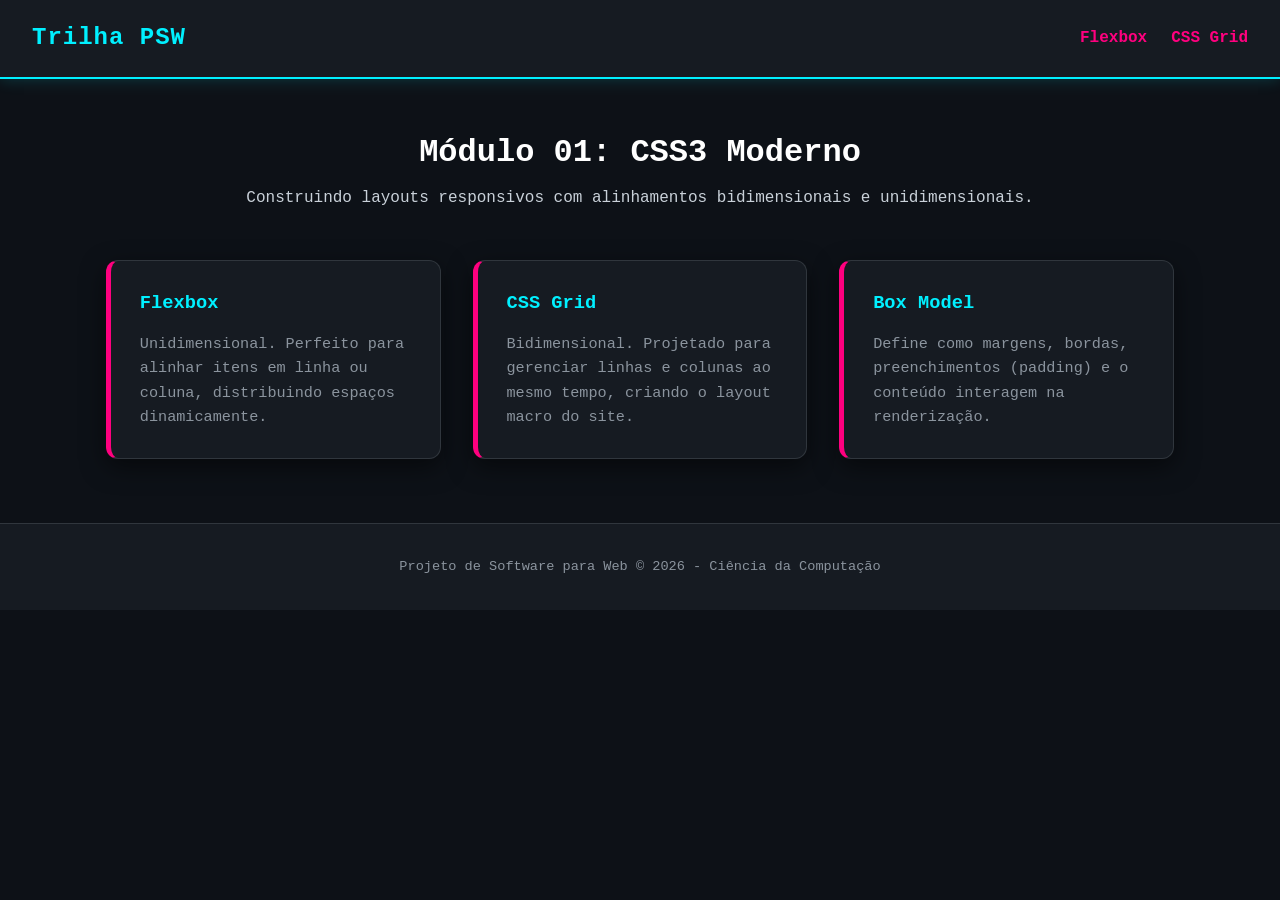
<file: index.html>
<!DOCTYPE html>
<html lang="pt-BR">
<head>
    <meta charset="UTF-8">
    <meta name="viewport" content="width=device-width, initial-scale=1.0">
    <title>Trilha PSW - Dia 02: Layouts CSS</title>
    <link rel="stylesheet" href="style.css">
</head>
<body>
    <header class="navbar">
        <div class="logo">
            <h1>Trilha PSW</h1>
        </div>
        <nav>
            <ul class="nav-links">
                <li><a href="#flexbox">Flexbox</a></li>
                <li><a href="#grid">CSS Grid</a></li>
            </ul>
        </nav>
    </header>

    <main class="container">
        <section class="intro">
            <h2>Módulo 01: CSS3 Moderno</h2>
            <p>Construindo layouts responsivos com alinhamentos bidimensionais e unidimensionais.</p>
        </section>

        <!-- Seção de cards que usará CSS Grid -->
        <section class="cards-grid">
            <article class="card">
                <h3>Flexbox</h3>
                <p>Unidimensional. Perfeito para alinhar itens em linha ou coluna, distribuindo espaços dinamicamente.</p>
            </article>

            <article class="card">
                <h3>CSS Grid</h3>
                <p>Bidimensional. Projetado para gerenciar linhas e colunas ao mesmo tempo, criando o layout macro do site.</p>
            </article>

            <article class="card">
                <h3>Box Model</h3>
                <p>Define como margens, bordas, preenchimentos (padding) e o conteúdo interagem na renderização.</p>
            </article>
        </section>
    </main>

    <footer class="footer">
        <p>Projeto de Software para Web &copy; 2026 - Ciência da Computação</p>
    </footer>
</body>
</html>
</file>
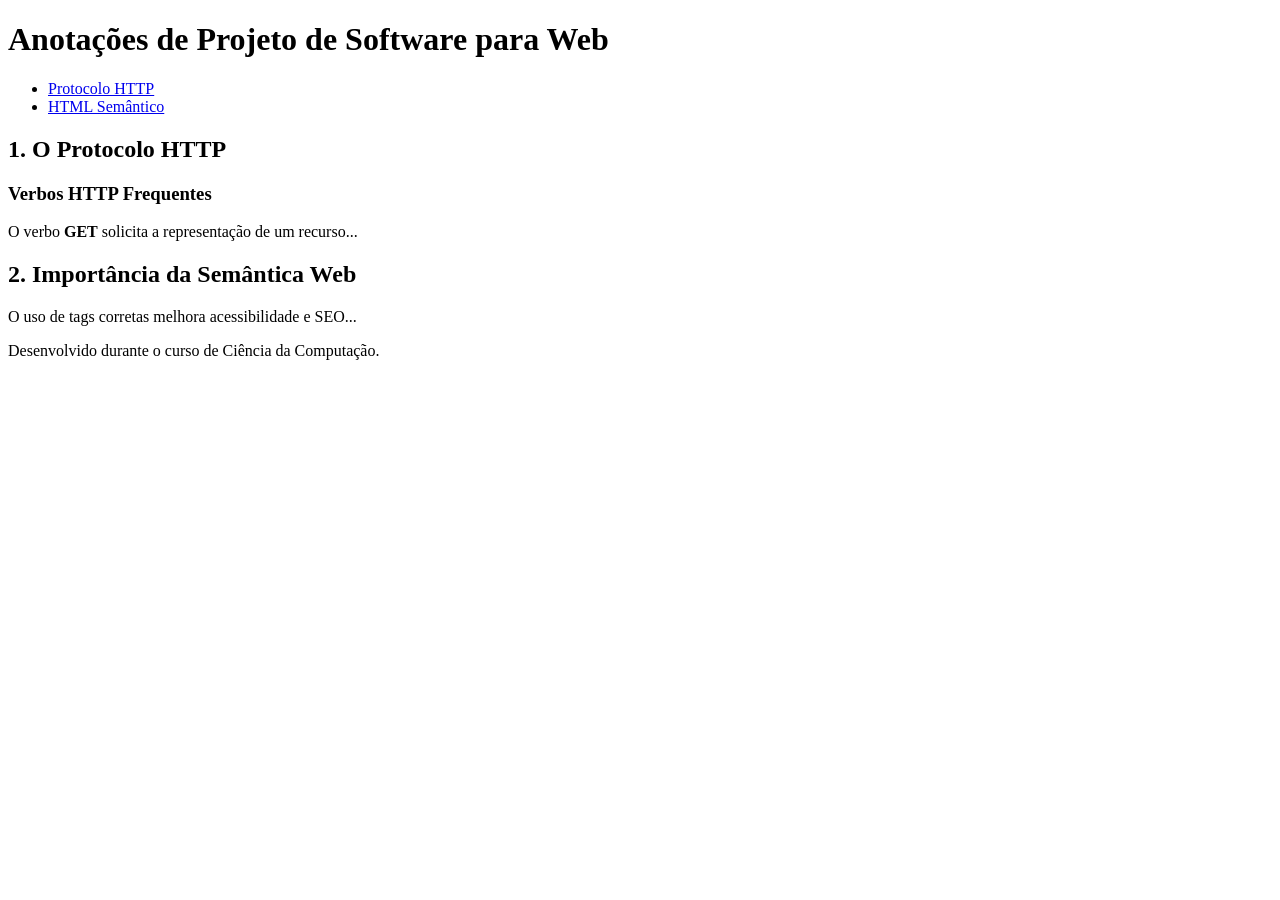
<file: modulo-01-fundamentos/dia-01-http-e-html-semantico/index.html>
<!DOCTYPE html>
<html lang="pt-BR">
<head>
    <meta charset="UTF-8">
    <meta name="viewport" content="width=device-width, initial-scale=1.0">
    <title>Trilha PSW - Dia 01</title>
</head>
<body>
    <header>
        <h1>Anotações de Projeto de Software para Web</h1>
        <nav>
            <ul>
                <li><a href="#http">Protocolo HTTP</a></li>
                <li><a href="#semantica">HTML Semântico</a></li>
            </ul>
        </nav>
    </header>

    <main>
        <section id="http">
            <h2>1. O Protocolo HTTP</h2>
            <article>
                <h3>Verbos HTTP Frequentes</h3>
                <p>O verbo <strong>GET</strong> solicita a representação de um recurso...</p>
            </article>
        </section>

        <section id="semantica">
            <h2>2. Importância da Semântica Web</h2>
            <p>O uso de tags corretas melhora acessibilidade e SEO...</p>
        </section>
    </main>

    <footer>
        <p>Desenvolvido durante o curso de Ciência da Computação.</p>
    </footer>
</body>
</html>
</file>
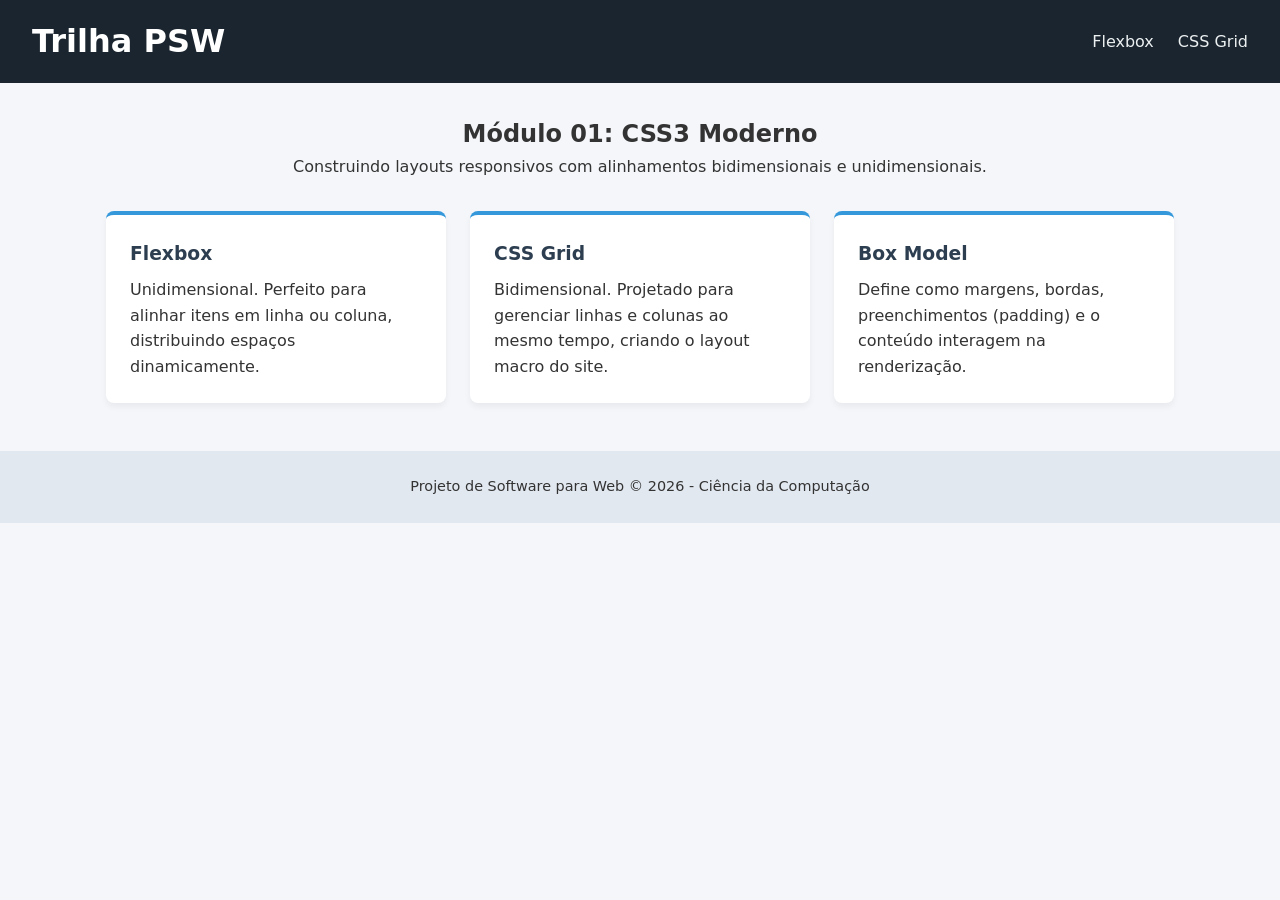
<file: modulo-01-fundamentos/dia-02-css-flexbox-grid/index.html>
<!DOCTYPE html>
<html lang="pt-BR">
<head>
    <meta charset="UTF-8">
    <meta name="viewport" content="width=device-width, initial-scale=1.0">
    <title>Trilha PSW - Dia 02: Layouts CSS</title>
    <link rel="stylesheet" href="style.css">
</head>
<body>
    <header class="navbar">
        <div class="logo">
            <h1>Trilha PSW</h1>
        </div>
        <nav>
            <ul class="nav-links">
                <li><a href="#flexbox">Flexbox</a></li>
                <li><a href="#grid">CSS Grid</a></li>
            </ul>
        </nav>
    </header>

    <main class="container">
        <section class="intro">
            <h2>Módulo 01: CSS3 Moderno</h2>
            <p>Construindo layouts responsivos com alinhamentos bidimensionais e unidimensionais.</p>
        </section>

        <!-- Seção de cards que usará CSS Grid -->
        <section class="cards-grid">
            <article class="card">
                <h3>Flexbox</h3>
                <p>Unidimensional. Perfeito para alinhar itens em linha ou coluna, distribuindo espaços dinamicamente.</p>
            </article>

            <article class="card">
                <h3>CSS Grid</h3>
                <p>Bidimensional. Projetado para gerenciar linhas e colunas ao mesmo tempo, criando o layout macro do site.</p>
            </article>

            <article class="card">
                <h3>Box Model</h3>
                <p>Define como margens, bordas, preenchimentos (padding) e o conteúdo interagem na renderização.</p>
            </article>
        </section>
    </main>

    <footer class="footer">
        <p>Projeto de Software para Web &copy; 2026 - Ciência da Computação</p>
    </footer>
</body>
</html>
</file>
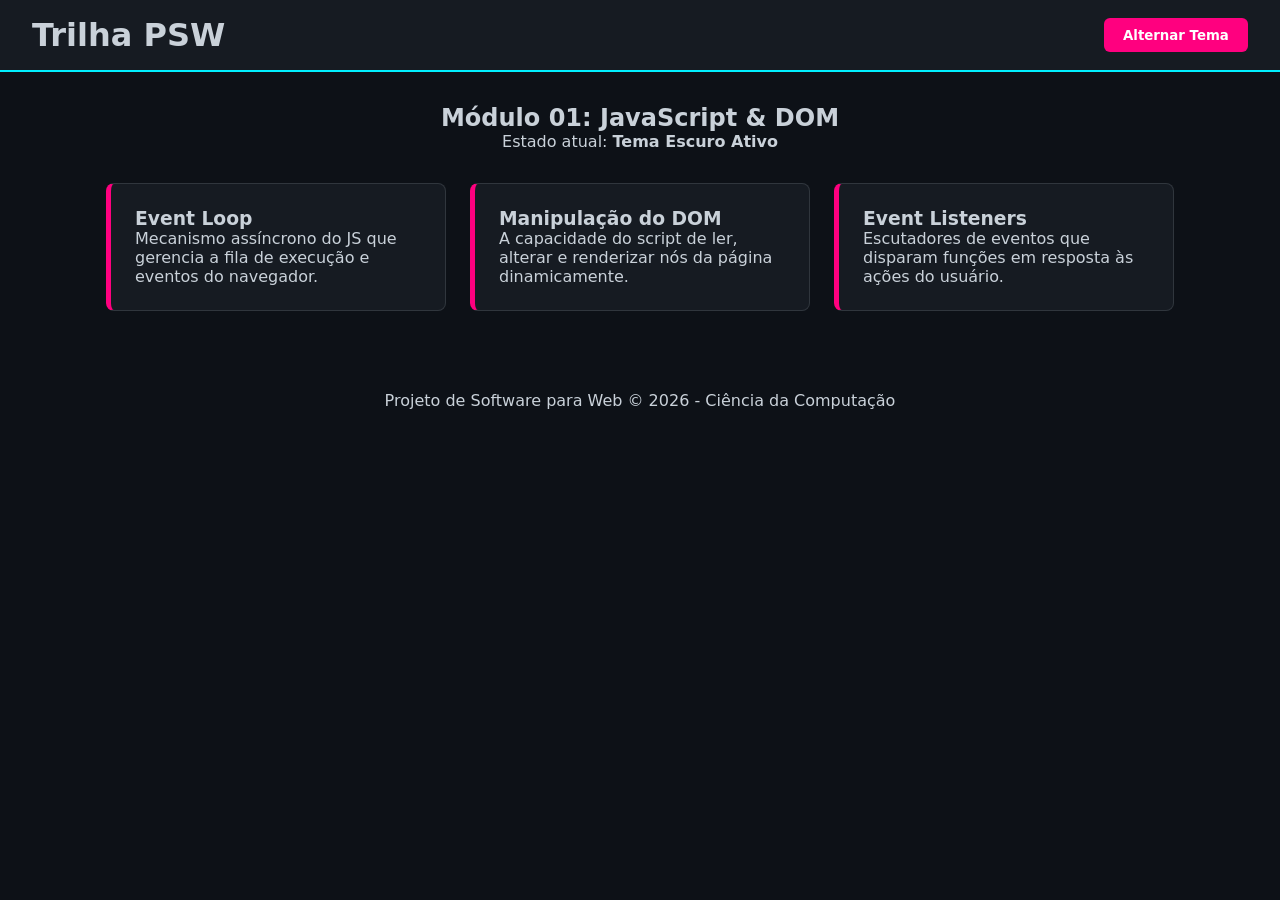
<file: modulo-01-fundamentos/dia-03-javascript/index.html>
<!DOCTYPE html>
<html lang="pt-BR">
<head>
    <meta charset="UTF-8">
    <meta name="viewport" content="width=device-width, initial-scale=1.0">
    <title>Trilha PSW - Dia 03: JavaScript & DOM</title>
    <link rel="stylesheet" href="style.css">
</head>
<body class="dark-theme">
    <header class="navbar">
        <div class="logo">
            <h1>Trilha PSW</h1>
        </div>
        <nav>
            <!-- Botão de interatividade capturado pelo JS -->
            <button id="btn-theme" class="theme-btn">Alternar Tema</button>
        </nav>
    </header>

    <main class="container">
        <section class="intro">
            <h2 id="main-title">Módulo 01: JavaScript & DOM</h2>
            <p id="main-status">Estado atual: <strong>Tema Escuro Ativo</strong></p>
        </section>

        <section class="cards-grid">
            <article class="card">
                <h3>Event Loop</h3>
                <p>Mecanismo assíncrono do JS que gerencia a fila de execução e eventos do navegador.</p>
            </article>

            <article class="card">
                <h3>Manipulação do DOM</h3>
                <p>A capacidade do script de ler, alterar e renderizar nós da página dinamicamente.</p>
            </article>

            <article class="card">
                <h3>Event Listeners</h3>
                <p>Escutadores de eventos que disparam funções em resposta às ações do usuário.</p>
            </article>
        </section>
    </main>

    <footer class="footer">
        <p>Projeto de Software para Web &copy; 2026 - Ciência da Computação</p>
    </footer>

    <!-- Importação do arquivo JavaScript -->
    <script src="script.js"></script>
</body>
</html>
</file>
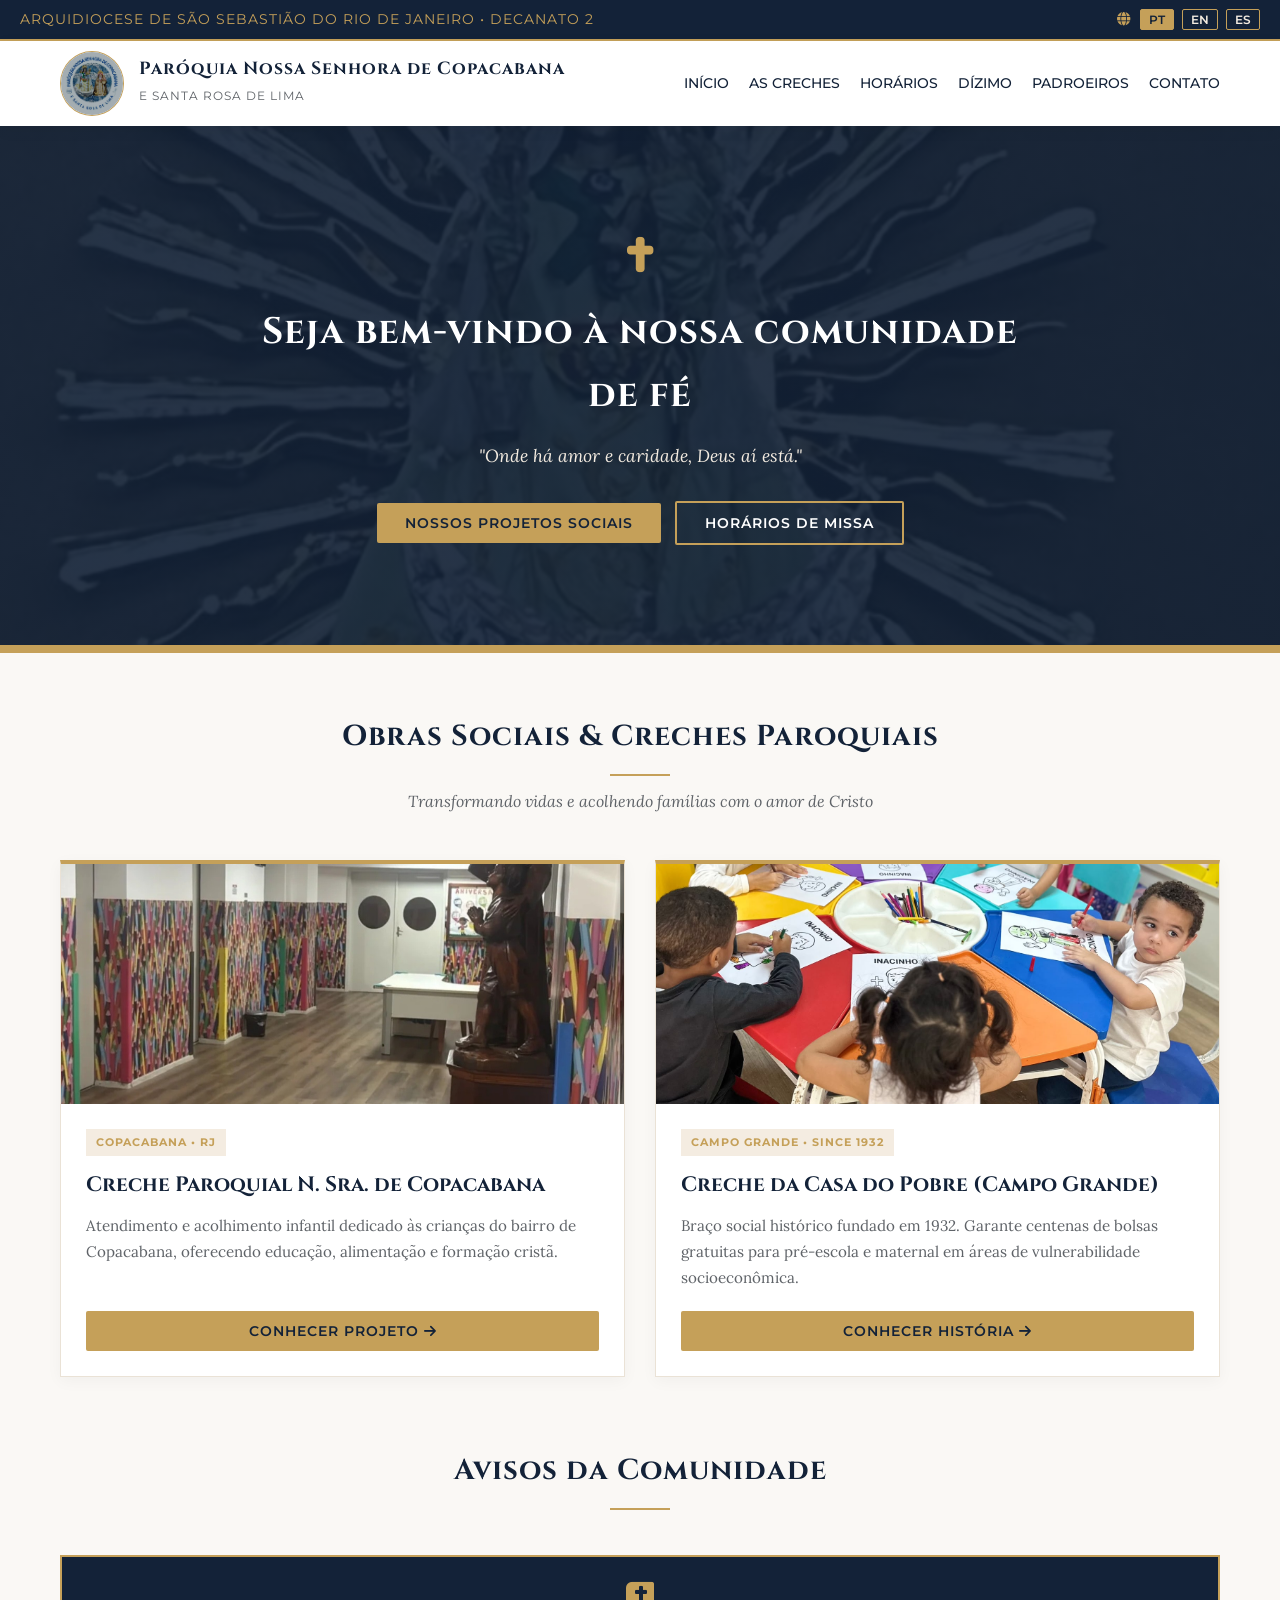
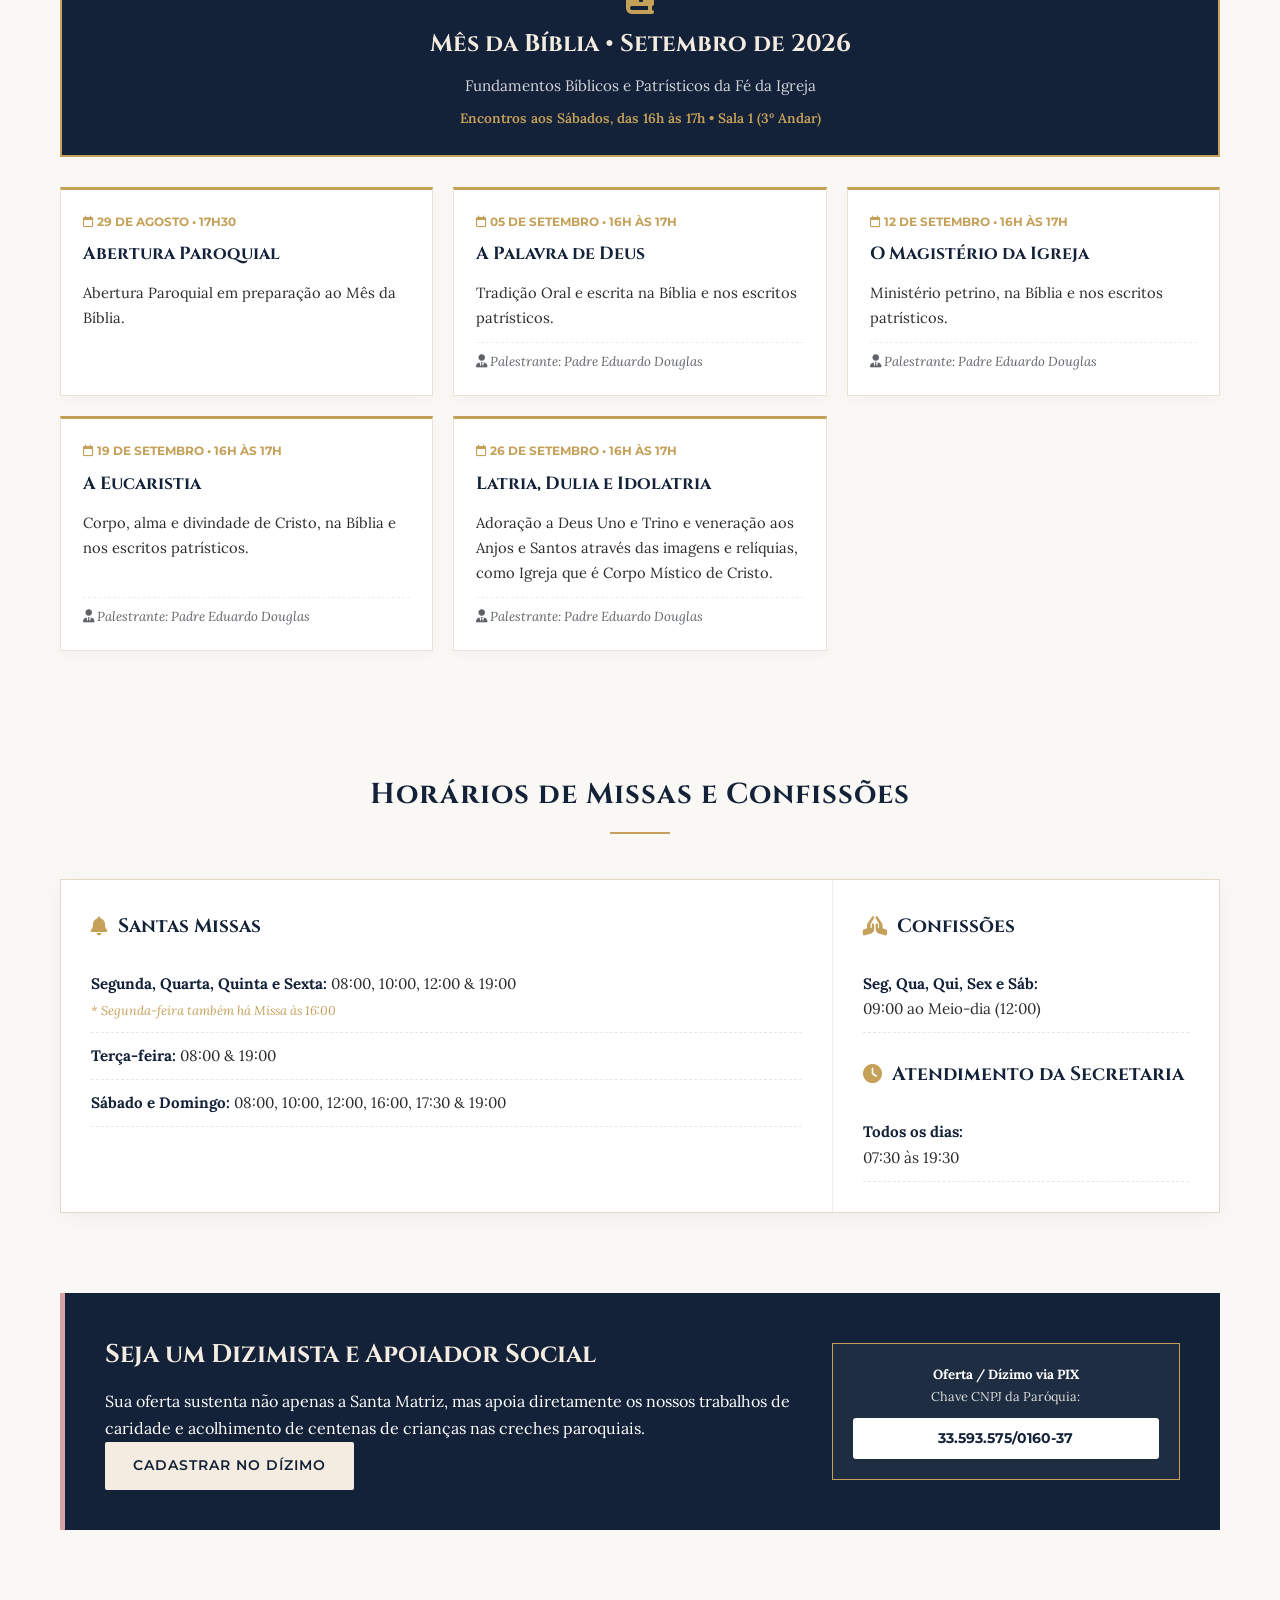
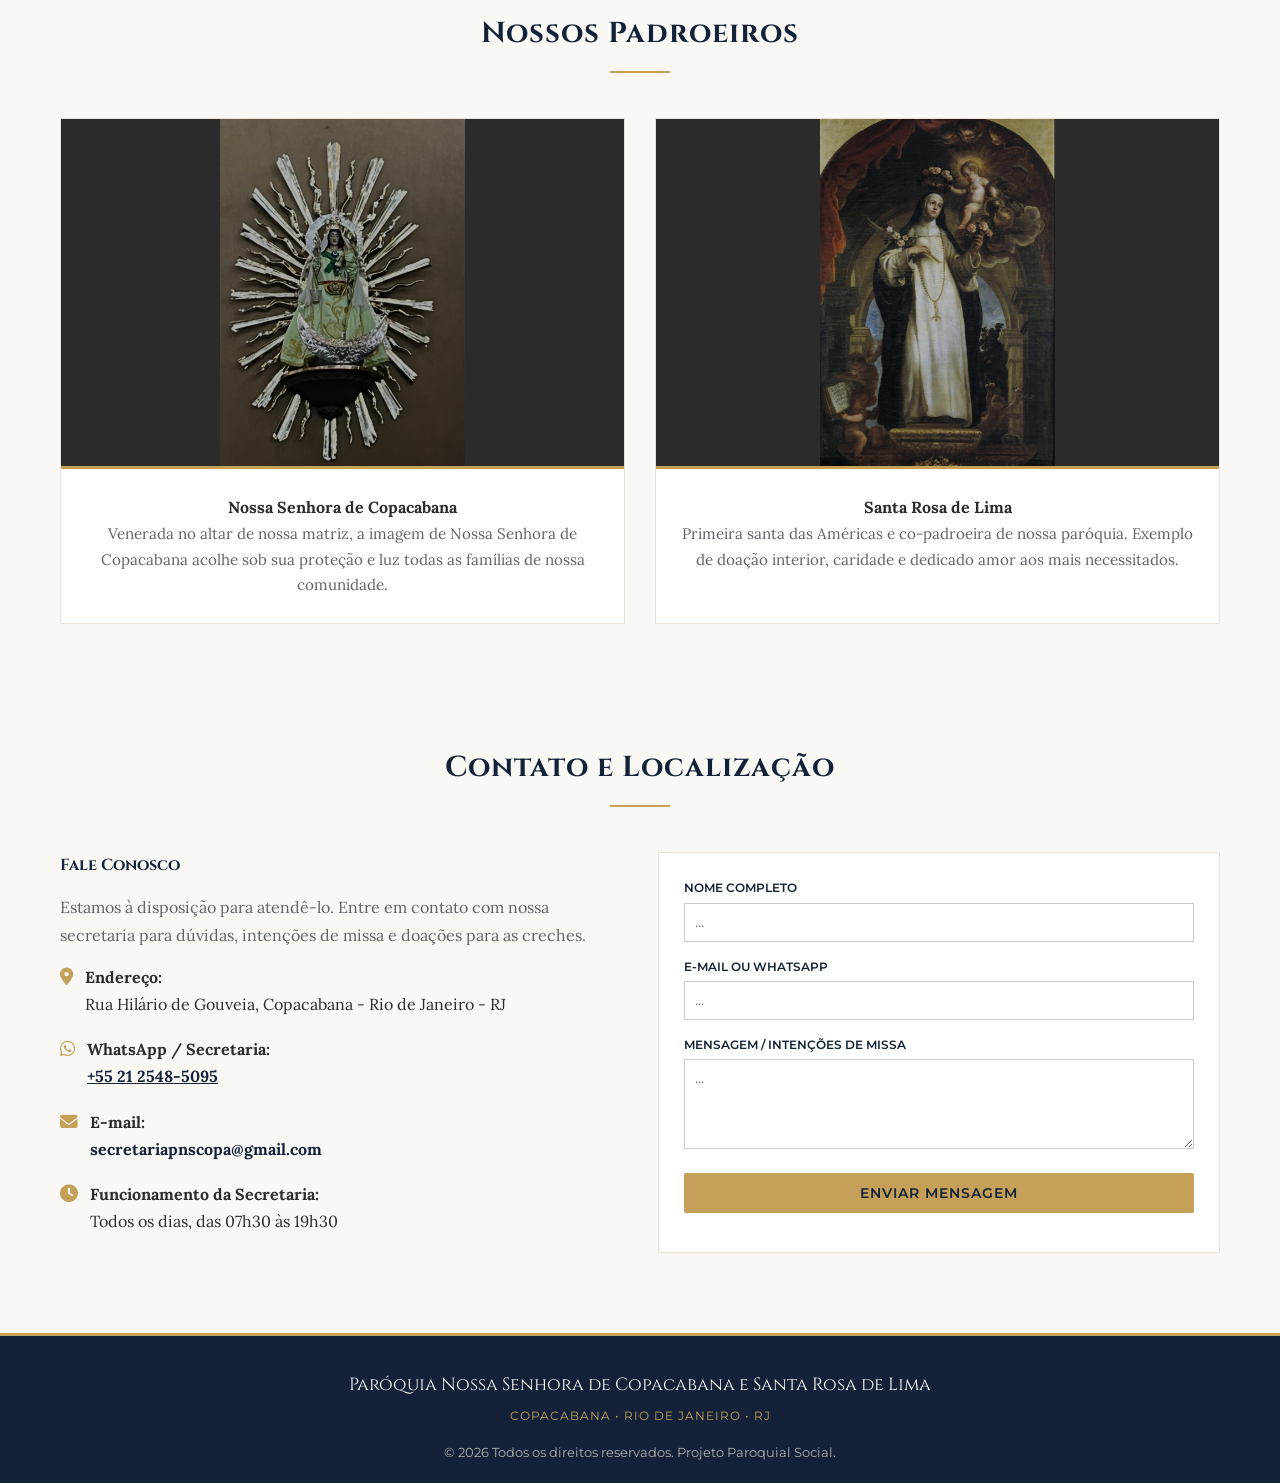
<file: modulo-02-integracao-apis/dia-06-site-paroquial/index.html>
<!DOCTYPE html>
<html lang="pt-BR">
<head>
    <meta charset="UTF-8">
    <meta name="viewport" content="width=device-width, initial-scale=1.0">
    <title>Paróquia Nossa Senhora de Copacabana e Santa Rosa de Lima</title>
    
    <!-- Google Fonts -->
    <link rel="preconnect" href="https://fonts.googleapis.com">
    <link rel="preconnect" href="https://fonts.gstatic.com" crossorigin>
    <link href="https://fonts.googleapis.com/css2?family=Cinzel:wght@500;700&family=Lora:ital,wght@0,400;0,600;1,400&family=Montserrat:wght@400;500;600;700&display=swap" rel="stylesheet">
    
    <!-- FontAwesome para Ícones -->
    <link rel="stylesheet" href="https://cdnjs.cloudflare.com/ajax/libs/font-awesome/6.4.0/css/all.min.css">

    <style>
        :root {
            --primary-navy: #132238;      /* Azul Nobre / Manto Mariano */
            --accent-gold: #c5a059;       /* Dourado Sacro */
            --light-gold: #f4ece1;        /* Marfim Warm */
            --rose-soft: #d8a4a6;         /* Rosa Seco */
            --bg-cream: #faf8f5;          /* Fundo Clássico */
            --text-dark: #2c2c2c;         /* Texto Principal */
            --text-muted: #5f6368;
            --white: #ffffff;
            --font-title: 'Cinzel', serif;
            --font-body: 'Lora', serif;
            --font-sans: 'Montserrat', sans-serif;
        }

        * {
            margin: 0;
            padding: 0;
            box-sizing: border-box;
        }

        body {
            background-color: var(--bg-cream);
            color: var(--text-dark);
            font-family: var(--font-body);
            line-height: 1.7;
        }

        a {
            text-decoration: none;
            color: inherit;
        }

        /* BARRA SUPERIOR INSTITUCIONAL E IDIOMAS */
        .top-bar {
            background-color: var(--primary-navy);
            color: var(--accent-gold);
            padding: 8px 20px;
            font-family: var(--font-sans);
            font-size: 0.85rem;
            letter-spacing: 1px;
            text-transform: uppercase;
            border-bottom: 2px solid var(--accent-gold);
            display: flex;
            justify-content: space-between;
            align-items: center;
            flex-wrap: wrap;
            gap: 10px;
        }

        .lang-picker {
            display: flex;
            gap: 8px;
            align-items: center;
        }

        .lang-btn {
            background: transparent;
            border: 1px solid var(--accent-gold);
            color: var(--light-gold);
            padding: 2px 8px;
            font-size: 0.75rem;
            font-family: var(--font-sans);
            font-weight: 600;
            cursor: pointer;
            border-radius: 2px;
            transition: all 0.3s;
        }

        .lang-btn.active, .lang-btn:hover {
            background-color: var(--accent-gold);
            color: var(--primary-navy);
        }

        /* HEADER E NAVEGAÇÃO */
        header {
            background-color: var(--white);
            box-shadow: 0 4px 15px rgba(0, 0, 0, 0.05);
            position: sticky;
            top: 0;
            z-index: 1000;
        }

        .header-container {
            max-width: 1200px;
            margin: 0 auto;
            padding: 10px 20px;
            display: flex;
            justify-content: space-between;
            align-items: center;
        }

        .brand {
            display: flex;
            align-items: center;
            gap: 15px;
            cursor: pointer;
        }

        .brand-logo {
            height: 65px;
            width: auto;
            border-radius: 50%;
            border: 1px solid var(--accent-gold);
            object-fit: cover;
        }

        .brand-text h1 {
            font-family: var(--font-title);
            font-size: 1.1rem;
            color: var(--primary-navy);
            letter-spacing: 1px;
            font-weight: 700;
            line-height: 1.2;
        }

        .brand-text span {
            font-family: var(--font-sans);
            font-size: 0.75rem;
            color: var(--text-muted);
            text-transform: uppercase;
            letter-spacing: 1px;
        }

        nav ul {
            display: flex;
            list-style: none;
            gap: 20px;
            font-family: var(--font-sans);
            font-size: 0.85rem;
            font-weight: 500;
            text-transform: uppercase;
        }

        nav a {
            color: var(--primary-navy);
            transition: color 0.3s;
            position: relative;
            padding-bottom: 4px;
            cursor: pointer;
        }

        nav a:hover {
            color: var(--accent-gold);
        }

        /* ESTRUTURA DE PÁGINAS DENTRO DO SITE */
        .page-view {
            display: none;
            animation: fadeIn 0.4s ease-in-out;
        }

        .page-view.active {
            display: block;
        }

        @keyframes fadeIn {
            from { opacity: 0; transform: translateY(8px); }
            to { opacity: 1; transform: translateY(0); }
        }

        /* HERO BANNER */
        .hero {
            background: linear-gradient(rgba(19, 34, 56, 0.88), rgba(19, 34, 56, 0.88)), 
                        url('nossa_senhora.jpg') center/cover;
            color: var(--white);
            text-align: center;
            padding: 100px 20px;
            border-bottom: 4px solid var(--accent-gold);
        }

        .hero-content {
            max-width: 800px;
            margin: 0 auto;
        }

        .hero-cross {
            font-size: 2.2rem;
            color: var(--accent-gold);
            margin-bottom: 15px;
        }

        .hero h2 {
            font-family: var(--font-title);
            font-size: 2.3rem;
            margin-bottom: 15px;
            letter-spacing: 1px;
        }

        .hero p {
            font-size: 1.1rem;
            font-style: italic;
            color: var(--light-gold);
            margin-bottom: 30px;
        }

        .btn-gold {
            display: inline-block;
            background-color: var(--accent-gold);
            color: var(--primary-navy);
            font-family: var(--font-sans);
            font-weight: 600;
            font-size: 0.85rem;
            text-transform: uppercase;
            padding: 12px 28px;
            border-radius: 2px;
            letter-spacing: 1px;
            transition: all 0.3s;
            cursor: pointer;
            border: none;
        }

        .btn-gold:hover {
            background-color: var(--light-gold);
            transform: translateY(-2px);
        }

        .btn-outline {
            background-color: transparent;
            color: var(--white);
            border: 2px solid var(--accent-gold);
            margin-left: 10px;
        }

        .btn-outline:hover {
            background-color: var(--accent-gold);
            color: var(--primary-navy);
        }

        /* SEÇÕES GERAIS */
        section {
            padding: 60px 20px;
            max-width: 1200px;
            margin: 0 auto;
        }

        .section-title {
            text-align: center;
            margin-bottom: 45px;
        }

        .section-title h3 {
            font-family: var(--font-title);
            font-size: 1.8rem;
            color: var(--primary-navy);
            letter-spacing: 1px;
        }

        .section-title .divider {
            width: 60px;
            height: 2px;
            background-color: var(--accent-gold);
            margin: 12px auto;
        }

        /* CARDS DAS CRECHES */
        .creches-grid {
            display: grid;
            grid-template-columns: 1fr 1fr;
            gap: 30px;
        }

        .creche-card {
            background: var(--white);
            border: 1px solid #eae2d6;
            border-top: 4px solid var(--accent-gold);
            box-shadow: 0 4px 15px rgba(0,0,0,0.04);
            display: flex;
            flex-direction: column;
            overflow: hidden;
            transition: transform 0.3s;
        }

        .creche-card:hover {
            transform: translateY(-5px);
        }

        .creche-card-img {
            width: 100%;
            height: 240px;
            object-fit: cover;
            background-color: #2b2b2b;
        }

        .creche-card-body {
            padding: 25px;
            display: flex;
            flex-direction: column;
            flex-grow: 1;
        }

        .creche-card h4 {
            font-family: var(--font-title);
            color: var(--primary-navy);
            font-size: 1.3rem;
            margin-bottom: 10px;
        }

        .badge-tag {
            display: inline-block;
            font-family: var(--font-sans);
            font-size: 0.7rem;
            font-weight: 700;
            color: var(--accent-gold);
            background: var(--light-gold);
            padding: 4px 10px;
            text-transform: uppercase;
            letter-spacing: 1px;
            margin-bottom: 12px;
            align-self: flex-start;
        }

        .creche-card p {
            font-size: 0.95rem;
            color: var(--text-muted);
            margin-bottom: 20px;
            flex-grow: 1;
        }

        /* AVISOS PAROQUIAIS & MÊS DA BÍBLIA */
        .bible-header-card {
            background-color: var(--primary-navy);
            color: var(--white);
            border: 2px solid var(--accent-gold);
            padding: 25px;
            text-align: center;
            margin-bottom: 30px;
        }

        .bible-header-card h4 {
            font-family: var(--font-title);
            font-size: 1.5rem;
            color: var(--light-gold);
            margin-bottom: 8px;
        }

        .bible-header-card p {
            font-size: 0.95rem;
            color: #d1d5db;
        }

        .announcements-grid {
            display: grid;
            grid-template-columns: repeat(auto-fit, minmax(280px, 1fr));
            gap: 20px;
        }

        .card-aviso {
            background-color: var(--white);
            border: 1px solid #eae2d6;
            border-top: 3px solid var(--accent-gold);
            padding: 22px;
            box-shadow: 0 4px 10px rgba(0,0,0,0.03);
            display: flex;
            flex-direction: column;
        }

        .card-date {
            font-family: var(--font-sans);
            font-size: 0.75rem;
            color: var(--accent-gold);
            font-weight: 700;
            text-transform: uppercase;
            margin-bottom: 8px;
        }

        .card-aviso h4 {
            font-family: var(--font-title);
            font-size: 1.1rem;
            color: var(--primary-navy);
            margin-bottom: 10px;
        }

        .card-aviso p {
            font-size: 0.92rem;
            color: var(--text-dark);
            flex-grow: 1;
        }

        .speaker-tag {
            font-size: 0.82rem;
            color: var(--text-muted);
            margin-top: 12px;
            padding-top: 8px;
            border-top: 1px dashed #eee;
            font-style: italic;
        }

        /* HORÁRIOS DE MISSAS */
        .schedules-container {
            background-color: var(--white);
            border: 1px solid #e2d8c9;
            display: grid;
            grid-template-columns: repeat(auto-fit, minmax(300px, 1fr));
            box-shadow: 0 5px 20px rgba(0,0,0,0.04);
        }

        .schedule-box {
            padding: 30px;
            border-right: 1px solid #eee;
        }

        .schedule-box:last-child {
            border-right: none;
        }

        .schedule-box h4 {
            font-family: var(--font-title);
            color: var(--primary-navy);
            font-size: 1.2rem;
            margin-bottom: 18px;
            display: flex;
            align-items: center;
            gap: 10px;
        }

        .schedule-box h4 i { color: var(--accent-gold); }

        .schedule-list { list-style: none; }

        .schedule-list li {
            padding: 10px 0;
            border-bottom: 1px dashed #e8e8e8;
            font-size: 0.95rem;
        }

        .schedule-list li strong {
            color: var(--primary-navy);
        }

        .schedule-note {
            font-size: 0.8rem;
            color: var(--accent-gold);
            font-style: italic;
            margin-top: 4px;
            display: block;
        }

        /* DÍZIMO BANNER */
        .dizimo-banner {
            background-color: var(--primary-navy);
            color: var(--white);
            border-left: 5px solid var(--rose-soft);
            padding: 40px;
            margin: 20px auto;
            display: grid;
            grid-template-columns: 2fr 1fr;
            gap: 30px;
            align-items: center;
        }

        .dizimo-text h3 {
            font-family: var(--font-title);
            font-size: 1.6rem;
            color: var(--light-gold);
            margin-bottom: 12px;
        }

        .pix-box {
            background-color: rgba(255, 255, 255, 0.05);
            border: 1px solid var(--accent-gold);
            padding: 20px;
            text-align: center;
        }

        .pix-key {
            font-family: var(--font-sans);
            font-weight: bold;
            background: var(--white);
            color: var(--primary-navy);
            padding: 8px 12px;
            font-size: 0.9rem;
            border-radius: 3px;
            user-select: all;
        }

        /* PADROEIROS */
        .patrons-grid {
            display: grid;
            grid-template-columns: 1fr 1fr;
            gap: 30px;
        }

        .patron-card {
            background: var(--white);
            border: 1px solid #eae2d6;
            text-align: center;
            overflow: hidden;
        }

        .patron-img-wrapper {
            width: 100%;
            height: 350px;
            background-color: #2b2b2b;
            border-bottom: 3px solid var(--accent-gold);
        }

        .patron-img {
            width: 100%;
            height: 100%;
            object-fit: contain;
        }

        .patron-body { padding: 25px; }

        /* CONTATO */
        .contact-container {
            display: grid;
            grid-template-columns: 1fr 1fr;
            gap: 35px;
        }

        .info-list { list-style: none; margin-top: 15px; }
        .info-list li {
            display: flex;
            align-items: flex-start;
            gap: 12px;
            margin-bottom: 18px;
        }

        .info-list i { color: var(--accent-gold); font-size: 1.1rem; margin-top: 4px; }

        .contact-form {
            background-color: var(--white);
            padding: 25px;
            border: 1px solid #eae2d6;
        }

        .form-group { margin-bottom: 15px; }
        .form-group label {
            display: block;
            font-family: var(--font-sans);
            font-size: 0.75rem;
            text-transform: uppercase;
            color: var(--primary-navy);
            margin-bottom: 4px;
            font-weight: 600;
        }

        .form-group input, .form-group textarea {
            width: 100%;
            padding: 10px;
            border: 1px solid #ccc;
            font-family: var(--font-body);
        }

        /* CARROSSEL INTERATIVO */
        .carousel-container {
            position: relative;
            width: 100%;
            max-width: 900px;
            height: 420px;
            margin: 25px auto 35px auto;
            overflow: hidden;
            border-radius: 4px;
            border: 3px solid var(--accent-gold);
            box-shadow: 0 8px 25px rgba(0,0,0,0.15);
            background-color: var(--primary-navy);
        }

        .carousel-track {
            display: flex;
            width: 100%;
            height: 100%;
            transition: transform 0.4s ease-in-out;
        }

        .carousel-slide {
            min-width: 100%;
            height: 100%;
            position: relative;
        }

        .carousel-slide img {
            width: 100%;
            height: 100%;
            object-fit: cover;
        }

        .carousel-btn {
            position: absolute;
            top: 50%;
            transform: translateY(-50%);
            background-color: rgba(19, 34, 56, 0.75);
            color: var(--accent-gold);
            border: 1px solid var(--accent-gold);
            width: 45px;
            height: 45px;
            border-radius: 50%;
            cursor: pointer;
            display: flex;
            align-items: center;
            justify-content: center;
            font-size: 1.2rem;
            transition: all 0.3s;
            z-index: 10;
        }

        .carousel-btn:hover {
            background-color: var(--accent-gold);
            color: var(--primary-navy);
        }

        .carousel-btn.prev { left: 15px; }
        .carousel-btn.next { right: 15px; }

        .carousel-dots {
            position: absolute;
            bottom: 15px;
            left: 50%;
            transform: translateX(-50%);
            display: flex;
            gap: 10px;
            z-index: 10;
        }

        .dot {
            width: 12px;
            height: 12px;
            border-radius: 50%;
            background-color: rgba(255, 255, 255, 0.5);
            border: 1px solid var(--accent-gold);
            cursor: pointer;
            transition: all 0.3s;
        }

        .dot.active {
            background-color: var(--accent-gold);
            transform: scale(1.2);
        }

        .gallery-grid-5 {
            display: grid;
            grid-template-columns: repeat(auto-fit, minmax(180px, 1fr));
            gap: 15px;
            margin-top: 20px;
        }

        .gallery-thumb {
            height: 140px;
            border: 1px solid var(--accent-gold);
            overflow: hidden;
            cursor: pointer;
            transition: transform 0.3s;
        }

        .gallery-thumb:hover { transform: scale(1.03); }
        .gallery-thumb img { width: 100%; height: 100%; object-fit: cover; }

        /* PÁGINAS DEDICADAS */
        .project-header {
            background-color: var(--primary-navy);
            color: var(--white);
            padding: 60px 20px;
            text-align: center;
            border-bottom: 4px solid var(--accent-gold);
        }

        .project-header h2 {
            font-family: var(--font-title);
            font-size: 2.2rem;
            color: var(--light-gold);
            margin-bottom: 10px;
        }

        .btn-back {
            display: inline-flex;
            align-items: center;
            gap: 8px;
            background: transparent;
            color: var(--accent-gold);
            border: 1px solid var(--accent-gold);
            padding: 8px 16px;
            font-family: var(--font-sans);
            font-size: 0.8rem;
            text-transform: uppercase;
            cursor: pointer;
            margin-bottom: 20px;
            transition: all 0.3s;
        }

        .btn-back:hover {
            background: var(--accent-gold);
            color: var(--primary-navy);
        }

        .history-content {
            background: var(--white);
            padding: 40px;
            border: 1px solid #eae2d6;
            margin-bottom: 40px;
            box-shadow: 0 4px 15px rgba(0,0,0,0.02);
        }

        .history-content h4 {
            font-family: var(--font-title);
            color: var(--primary-navy);
            font-size: 1.4rem;
            margin: 25px 0 10px 0;
            border-left: 3px solid var(--accent-gold);
            padding-left: 12px;
        }

        .history-content p {
            margin-bottom: 15px;
            text-align: justify;
        }

        .stats-grid {
            display: grid;
            grid-template-columns: repeat(auto-fit, minmax(200px, 1fr));
            gap: 20px;
            margin: 30px 0;
            text-align: center;
        }

        .stat-card {
            background: var(--light-gold);
            padding: 20px;
            border: 1px solid var(--accent-gold);
        }

        .stat-card .number {
            font-family: var(--font-title);
            font-size: 2.2rem;
            color: var(--primary-navy);
            font-weight: bold;
        }

        .stat-card .label {
            font-family: var(--font-sans);
            font-size: 0.8rem;
            text-transform: uppercase;
            color: var(--text-dark);
        }

        /* RODAPÉ */
        footer {
            background-color: var(--primary-navy);
            color: var(--light-gold);
            text-align: center;
            padding: 35px 20px 20px;
            border-top: 3px solid var(--accent-gold);
            font-family: var(--font-sans);
            font-size: 0.85rem;
        }

        /* RESPONSIVIDADE */
        @media (max-width: 768px) {
            .top-bar { justify-content: center; text-align: center; }
            .header-container { flex-direction: column; gap: 15px; text-align: center; }
            nav ul { flex-wrap: wrap; justify-content: center; gap: 12px; }
            .creches-grid, .patrons-grid, .contact-container, .dizimo-banner { grid-template-columns: 1fr; }
            .history-content { padding: 20px; }
            .hero h2 { font-size: 1.7rem; }
            .carousel-container { height: 260px; }
        }
    </style>
</head>
<body>

    <!-- BARRA DE TOPO INSTITUCIONAL COM SELETOR DE IDIOMAS -->
    <div class="top-bar">
        <div>
            <span class="lang-text" data-pt="Arquidiocese de São Sebastião do Rio de Janeiro &bull; Decanato 2"
                  data-en="Archdiocese of São Sebastião do Rio de Janeiro &bull; Deanery 2"
                  data-es="Arquidiócesis de São Sebastião do Rio de Janeiro &bull; Decanato 2">
                  Arquidiocese de São Sebastião do Rio de Janeiro &bull; Decanato 2
            </span>
        </div>
        <div class="lang-picker">
            <i class="fa-solid fa-globe" style="font-size: 0.85rem; color: var(--accent-gold);"></i>
            <button class="lang-btn active" onclick="switchLanguage('pt')">PT</button>
            <button class="lang-btn" onclick="switchLanguage('en')">EN</button>
            <button class="lang-btn" onclick="switchLanguage('es')">ES</button>
        </div>
    </div>

    <!-- CABEÇALHO DA PARÓQUIA -->
    <header>
        <div class="header-container">
            <div class="brand" onclick="navigateTo('home')">
                <img src="logo.jpg" alt="Logo Paróquia" class="brand-logo">
                <div class="brand-text">
                    <h1>Paróquia Nossa Senhora de Copacabana</h1>
                    <span class="lang-text" data-pt="e Santa Rosa de Lima" data-en="and Saint Rose of Lima" data-es="y Santa Rosa de Lima">e Santa Rosa de Lima</span>
                </div>
            </div>
            <nav>
                <ul>
                    <li><a onclick="navigateTo('home')" class="lang-text" data-pt="Início" data-en="Home" data-es="Inicio">Início</a></li>
                    <li><a onclick="navigateTo('home', 'creches-secao')" class="lang-text" data-pt="As Creches" data-en="Daycare Centers" data-es="Las Guarderías">As Creches</a></li>
                    <li><a onclick="navigateTo('home', 'horarios')" class="lang-text" data-pt="Horários" data-en="Schedules" data-es="Horarios">Horários</a></li>
                    <li><a onclick="navigateTo('home', 'dizimo')" class="lang-text" data-pt="Dízimo" data-en="Tithe" data-es="Diezmo">Dízimo</a></li>
                    <li><a onclick="navigateTo('home', 'padroeiros')" class="lang-text" data-pt="Padroeiros" data-en="Patrons" data-es="Patronos">Padroeiros</a></li>
                    <li><a onclick="navigateTo('home', 'contato')" class="lang-text" data-pt="Contato" data-en="Contact" data-es="Contacto">Contato</a></li>
                </ul>
            </nav>
        </div>
    </header>

    <!-- ========================================== -->
    <!-- VIEW 1: PÁGINA INICIAL (HOME)              -->
    <!-- ========================================== -->
    <div id="view-home" class="page-view active">
        
        <!-- HERO BANNER -->
        <section class="hero" style="padding: 0; max-width: 100%;">
            <div class="hero" style="width: 100%;">
                <div class="hero-content">
                    <div class="hero-cross"><i class="fa-solid fa-cross"></i></div>
                    <h2 class="lang-text" data-pt="Seja bem-vindo à nossa comunidade de fé" data-en="Welcome to our faith community" data-es="Bienvenidos a nuestra comunidad de fe">Seja bem-vindo à nossa comunidade de fé</h2>
                    <p class="lang-text" data-pt="&quot;Onde há amor e caridade, Deus aí está.&quot;" data-en="&quot;Where charity and love are, God is there.&quot;" data-es="&quot;Donde hay amor y caridad, allí está Dios.&quot;">"Onde há amor e caridade, Deus aí está."</p>
                    <div>
                        <button onclick="navigateTo('home', 'creches-secao')" class="btn-gold lang-text" data-pt="Nossos Projetos Sociais" data-en="Our Social Projects" data-es="Nuestros Proyectos Sociales">Nossos Projetos Sociais</button>
                        <button onclick="navigateTo('home', 'horarios')" class="btn-gold btn-outline lang-text" data-pt="Horários de Missa" data-en="Mass Schedules" data-es="Horarios de Misa">Horários de Missa</button>
                    </div>
                </div>
            </div>
        </section>

        <!-- SEÇÃO DAS DUAS CRECHES DA PARÓQUIA -->
        <section id="creches-secao">
            <div class="section-title">
                <h3 class="lang-text" data-pt="Obras Sociais & Creches Paroquiais" data-en="Social Works & Parish Daycares" data-es="Obras Sociales y Guarderías Parroquiales">Obras Sociais & Creches Paroquiais</h3>
                <div class="divider"></div>
                <p style="font-style: italic; color: var(--text-muted);" class="lang-text" data-pt="Transformando vidas e acolhendo famílias com o amor de Cristo" data-en="Transforming lives and welcoming families with Christ's love" data-es="Transformando vidas y acogiendo familias con el amor de Cristo">Transformando vidas e acolhendo famílias com o amor de Cristo</p>
            </div>

            <div class="creches-grid">
                <!-- CARD CRECHE COPACABANA -->
                <article class="creche-card">
                    <img src="copa1.jpg" onerror="this.src='nossa_senhora.jpg'" alt="Creche Copacabana" class="creche-card-img">
                    <div class="creche-card-body">
                        <span class="badge-tag">Copacabana &bull; RJ</span>
                        <h4 class="lang-text" data-pt="Creche Paroquial N. Sra. de Copacabana" data-en="Our Lady of Copacabana Parish Daycare" data-es="Guardería Parroquia N. Sra. de Copacabana">Creche Paroquial N. Sra. de Copacabana</h4>
                        <p class="lang-text" data-pt="Atendimento e acolhimento infantil dedicado às crianças do bairro de Copacabana, oferecendo educação, alimentação e formação cristã." data-en="Infant care and education dedicated to children in Copacabana, providing education, meals, and Christian values." data-es="Atención infantil dedicada a los niños de Copacabana, ofreciendo educación, alimentación y formación cristiana.">Atendimento e acolhimento infantil dedicado às crianças do bairro de Copacabana, oferecendo educação, alimentação e formação cristã.</p>
                        <button onclick="navigateTo('creche-copacabana')" class="btn-gold"><span class="lang-text" data-pt="Conhecer Projeto" data-en="View Project" data-es="Ver Proyecto">Conhecer Projeto</span> <i class="fa-solid fa-arrow-right"></i></button>
                    </div>
                </article>

                <!-- CARD CASA DO POBRE (CAMPO GRANDE) -->
                <article class="creche-card">
                    <img src="campo1.jpg" onerror="this.src='santa_rosa.jpg'" alt="Casa do Pobre Campo Grande" class="creche-card-img">
                    <div class="creche-card-body">
                        <span class="badge-tag">Campo Grande &bull; Since 1932</span>
                        <h4 class="lang-text" data-pt="Creche da Casa do Pobre (Campo Grande)" data-en="House of the Poor Daycare (Campo Grande)" data-es="Guardería Casa del Pobre (Campo Grande)">Creche da Casa do Pobre (Campo Grande)</h4>
                        <p class="lang-text" data-pt="Braço social histórico fundado em 1932. Garante centenas de bolsas gratuitas para pré-escola e maternal em áreas de vulnerabilidade socioeconômica." data-en="Historical social outreach founded in 1932. Provides hundreds of full scholarships for preschool and daycare in vulnerable areas." data-es="Brazo social histórico fundado en 1932. Garantiza cientos de becas gratuitas para preescolar y maternal en zonas vulnerables.">Braço social histórico fundado em 1932. Garante centenas de bolsas gratuitas para pré-escola e maternal em áreas de vulnerabilidade socioeconômica.</p>
                        <button onclick="navigateTo('casa-do-pobre')" class="btn-gold"><span class="lang-text" data-pt="Conhecer História" data-en="View History" data-es="Ver Historia">Conhecer História</span> <i class="fa-solid fa-arrow-right"></i></button>
                    </div>
                </article>
            </div>
        </section>

        <!-- AVISOS PAROQUIAIS - MÊS DA BÍBLIA -->
        <section id="avisos" style="padding-top: 10px;">
            <div class="section-title">
                <h3 class="lang-text" data-pt="Avisos da Comunidade" data-en="Community Announcements" data-es="Avisos Comunitarios">Avisos da Comunidade</h3>
                <div class="divider"></div>
            </div>

            <!-- CARTÃO DE DESTAQUE DO MÊS DA BÍBLIA -->
            <div class="bible-header-card">
                <i class="fa-solid fa-book-bible" style="font-size: 2rem; color: var(--accent-gold); margin-bottom: 10px;"></i>
                <h4 class="lang-text" data-pt="Mês da Bíblia &bull; Setembro de 2026" data-en="Bible Month &bull; September 2026" data-es="Mes de la Biblia &bull; Septiembre de 2026">Mês da Bíblia &bull; Setembro de 2026</h4>
                <p class="lang-text" data-pt="Fundamentos Bíblicos e Patrísticos da Fé da Igreja" data-en="Biblical and Patristic Foundations of the Church's Faith" data-es="Fundamentos Bíblicos y Patrísticos de la Fe de la Iglesia">Fundamentos Bíblicos e Patrísticos da Fé da Igreja</p>
                <p style="font-size: 0.85rem; color: var(--accent-gold); margin-top: 8px; font-weight: 600;" class="lang-text" data-pt="Encontros aos Sábados, das 16h às 17h &bull; Sala 1 (3º Andar)" data-en="Saturday Meetings, 4 PM to 5 PM &bull; Room 1 (3rd Floor)" data-es="Encuentros los Sábados, 16 hs a 17 hs &bull; Sala 1 (3º Piso)">Encontros aos Sábados, das 16h às 17h &bull; Sala 1 (3º Andar)</p>
            </div>

            <div class="announcements-grid">
                <!-- AVISO 1 -->
                <article class="card-aviso">
                    <div class="card-date"><i class="fa-regular fa-calendar"></i> 29 de Agosto &bull; 17h30</div>
                    <h4 class="lang-text" data-pt="Abertura Paroquial" data-en="Parish Opening" data-es="Apertura Parroquial">Abertura Paroquial</h4>
                    <p class="lang-text" data-pt="Abertura Paroquial em preparação ao Mês da Bíblia." data-en="Parish Opening gathering in preparation for Bible Month." data-es="Apertura Parroquial en preparación al Mes de la Biblia.">Abertura Paroquial em preparação ao Mês da Bíblia.</p>
                </article>

                <!-- AVISO 2 -->
                <article class="card-aviso">
                    <div class="card-date"><i class="fa-regular fa-calendar"></i> 05 de Setembro &bull; 16h às 17h</div>
                    <h4 class="lang-text" data-pt="A Palavra de Deus" data-en="The Word of God" data-es="La Palabra de Dios">A Palavra de Deus</h4>
                    <p class="lang-text" data-pt="Tradição Oral e escrita na Bíblia e nos escritos patrísticos." data-en="Oral and written Tradition in the Bible and patristic writings." data-es="Tradición Oral y escrita en la Biblia y escritos patrísticos.">Tradição Oral e escrita na Bíblia e nos escritos patrísticos.</p>
                    <div class="speaker-tag"><i class="fa-solid fa-user-tie"></i> <span class="lang-text" data-pt="Palestrante: Padre Eduardo Douglas" data-en="Speaker: Fr. Eduardo Douglas" data-es="Disertante: P. Eduardo Douglas">Palestrante: Padre Eduardo Douglas</span></div>
                </article>

                <!-- AVISO 3 -->
                <article class="card-aviso">
                    <div class="card-date"><i class="fa-regular fa-calendar"></i> 12 de Setembro &bull; 16h às 17h</div>
                    <h4 class="lang-text" data-pt="O Magistério da Igreja" data-en="The Church's Magisterium" data-es="El Magisterio de la Iglesia">O Magistério da Igreja</h4>
                    <p class="lang-text" data-pt="Ministério petrino, na Bíblia e nos escritos patrísticos." data-en="Petrine ministry in the Bible and patristic writings." data-es="Ministerio petrino en la Biblia y escritos patrísticos.">Ministério petrino, na Bíblia e nos escritos patrísticos.</p>
                    <div class="speaker-tag"><i class="fa-solid fa-user-tie"></i> <span class="lang-text" data-pt="Palestrante: Padre Eduardo Douglas" data-en="Speaker: Fr. Eduardo Douglas" data-es="Disertante: P. Eduardo Douglas">Palestrante: Padre Eduardo Douglas</span></div>
                </article>

                <!-- AVISO 4 -->
                <article class="card-aviso">
                    <div class="card-date"><i class="fa-regular fa-calendar"></i> 19 de Setembro &bull; 16h às 17h</div>
                    <h4 class="lang-text" data-pt="A Eucaristia" data-en="The Eucharist" data-es="La Eucaristía">A Eucaristia</h4>
                    <p class="lang-text" data-pt="Corpo, alma e divindade de Cristo, na Bíblia e nos escritos patrísticos." data-en="Body, soul, and divinity of Christ in the Bible and patristic writings." data-es="Cuerpo, alma y divinidad de Cristo en la Biblia y escritos patrísticos.">Corpo, alma e divindade de Cristo, na Bíblia e nos escritos patrísticos.</p>
                    <div class="speaker-tag"><i class="fa-solid fa-user-tie"></i> <span class="lang-text" data-pt="Palestrante: Padre Eduardo Douglas" data-en="Speaker: Fr. Eduardo Douglas" data-es="Disertante: P. Eduardo Douglas">Palestrante: Padre Eduardo Douglas</span></div>
                </article>

                <!-- AVISO 5 -->
                <article class="card-aviso">
                    <div class="card-date"><i class="fa-regular fa-calendar"></i> 26 de Setembro &bull; 16h às 17h</div>
                    <h4 class="lang-text" data-pt="Latria, Dulia e Idolatria" data-en="Latria, Dulia and Idolatry" data-es="Latria, Dulia e Idolatría">Latria, Dulia e Idolatria</h4>
                    <p class="lang-text" data-pt="Adoração a Deus Uno e Trino e veneração aos Anjos e Santos através das imagens e relíquias, como Igreja que é Corpo Místico de Cristo." data-en="Worship of the Triune God and veneration of Angels and Saints through images and relics as the Mystical Body of Christ." data-es="Adoración a Dios Uno y Trino y veneración a los Ángeles y Santos a través de imágenes y reliquias como Cuerpo Místico de Cristo.">Adoração a Deus Uno e Trino e veneração aos Anjos e Santos através das imagens e relíquias, como Igreja que é Corpo Místico de Cristo.</p>
                    <div class="speaker-tag"><i class="fa-solid fa-user-tie"></i> <span class="lang-text" data-pt="Palestrante: Padre Eduardo Douglas" data-en="Speaker: Fr. Eduardo Douglas" data-es="Disertante: P. Eduardo Douglas">Palestrante: Padre Eduardo Douglas</span></div>
                </article>
            </div>
        </section>

        <!-- HORÁRIOS DE MISSAS E CONFISSÕES ATUALIZADOS -->
        <section id="horarios">
            <div class="section-title">
                <h3 class="lang-text" data-pt="Horários de Missas e Confissões" data-en="Mass & Confession Schedules" data-es="Horarios de Misas y Confesiones">Horários de Missas e Confissões</h3>
                <div class="divider"></div>
            </div>

            <div class="schedules-container">
                <!-- MISSAS -->
                <div class="schedule-box" style="grid-column: span 2;">
                    <h4><i class="fa-solid fa-bell"></i> <span class="lang-text" data-pt="Santas Missas" data-en="Holy Masses" data-es="Santas Misas">Santas Missas</span></h4>
                    <ul class="schedule-list">
                        <li>
                            <strong class="lang-text" data-pt="Segunda, Quarta, Quinta e Sexta:" data-en="Mon, Wed, Thu & Fri:" data-es="Lunes, Miércoles, Jueves y Viernes:">Segunda, Quarta, Quinta e Sexta:</strong> 08:00, 10:00, 12:00 & 19:00
                            <span class="schedule-note" data-pt="* Segunda-feira também há Missa às 16:00" data-en="* Monday also has Mass at 4:00 PM (16:00)" data-es="* Los lunes también hay Misa a las 16:00 hs">* Segunda-feira também há Missa às 16:00</span>
                        </li>
                        <li>
                            <strong class="lang-text" data-pt="Terça-feira:" data-en="Tuesday:" data-es="Martes:">Terça-feira:</strong> 08:00 & 19:00
                        </li>
                        <li>
                            <strong class="lang-text" data-pt="Sábado e Domingo:" data-en="Saturday & Sunday:" data-es="Sábado y Domingo:">Sábado e Domingo:</strong> 08:00, 10:00, 12:00, 16:00, 17:30 & 19:00
                        </li>
                    </ul>
                </div>

                <!-- CONFISSÕES E SECRETARIA -->
                <div class="schedule-box">
                    <h4><i class="fa-solid fa-hands-praying"></i> <span class="lang-text" data-pt="Confissões" data-en="Confessions" data-es="Confesiones">Confissões</span></h4>
                    <ul class="schedule-list" style="margin-bottom: 25px;">
                        <li>
                            <strong class="lang-text" data-pt="Seg, Qua, Qui, Sex e Sáb:" data-en="Mon, Wed, Thu, Fri & Sat:" data-es="Lun, Mié, Jue, Vie y Sáb:">Seg, Qua, Qui, Sex e Sáb:</strong><br>
                            09:00 <span class="lang-text" data-pt="ao Meio-dia (12:00)" data-en="to Noon (12:00 PM)" data-es="al Mediodía (12:00 hs)">ao Meio-dia (12:00)</span>
                        </li>
                    </ul>

                    <h4><i class="fa-solid fa-clock"></i> <span class="lang-text" data-pt="Atendimento da Secretaria" data-en="Office Hours" data-es="Atención de Secretaría">Atendimento da Secretaria</span></h4>
                    <ul class="schedule-list">
                        <li>
                            <strong class="lang-text" data-pt="Todos os dias:" data-en="Every day:" data-es="Todos los días:">Todos os dias:</strong><br>
                            07:30 <span class="lang-text" data-pt="às" data-en="to" data-es="a">às</span> 19:30
                        </li>
                    </ul>
                </div>
            </div>
        </section>

        <!-- DÍZIMO E OFERTAS PIX -->
        <div id="dizimo" style="max-width: 1200px; margin: 0 auto; padding: 0 20px;">
            <div class="dizimo-banner">
                <div class="dizimo-text">
                    <h3 class="lang-text" data-pt="Seja um Dizimista e Apoiador Social" data-en="Become a Tither and Social Supporter" data-es="Sé un Diezmista y Apoyo Social">Seja um Dizimista e Apoiador Social</h3>
                    <p class="lang-text" data-pt="Sua oferta sustenta não apenas a Santa Matriz, mas apoia diretamente os nossos trabalhos de caridade e acolhimento de centenas de crianças nas creches paroquiais." data-en="Your donation supports not only our Parish Church, but directly sustains our charity work and daycare centers for hundreds of children." data-es="Su ofrenda sostiene nuestra Iglesia Parroquial y apoya directamente los trabajos de caridad y guarderías infantiles.">Sua oferta sustenta não apenas a Santa Matriz, mas apoia diretamente os nossos trabalhos de caridade e acolhimento de centenas de crianças nas creches paroquiais.</p>
                    <a href="#contato" class="btn-gold lang-text" style="background: var(--light-gold); color: var(--primary-navy);" data-pt="Cadastrar no Dízimo" data-en="Register for Tithe" data-es="Registrarse en el Diezmo">Cadastrar no Dízimo</a>
                </div>
                <div class="pix-box">
                    <h5 class="lang-text" data-pt="Oferta / Dízimo via PIX" data-en="Offering / Tithe via PIX" data-es="Ofrenda / Diezmo vía PIX">Oferta / Dízimo via PIX</h5>
                    <p style="font-size: 0.8rem; color: #ddd; margin-bottom: 10px;" class="lang-text" data-pt="Chave CNPJ da Paróquia:" data-en="Parish CNPJ Key:" data-es="Clave CNPJ Parroquial:">Chave CNPJ da Paróquia:</p>
                    <div class="pix-key">33.593.575/0160-37</div>
                </div>
            </div>
        </div>

        <!-- PADROEIROS -->
        <section id="padroeiros">
            <div class="section-title">
                <h3 class="lang-text" data-pt="Nossos Padroeiros" data-en="Our Patron Saints" data-es="Nuestros Patronos">Nossos Padroeiros</h3>
                <div class="divider"></div>
            </div>

            <div class="patrons-grid">
                <div class="patron-card">
                    <div class="patron-img-wrapper">
                        <img class="patron-img" src="nossa_senhora.jpg" alt="Nossa Senhora de Copacabana">
                    </div>
                    <div class="patron-body">
                        <h4>Nossa Senhora de Copacabana</h4>
                        <p style="font-size: 0.95rem; color: var(--text-muted);" class="lang-text" data-pt="Venerada no altar de nossa matriz, a imagem de Nossa Senhora de Copacabana acolhe sob sua proteção e luz todas as famílias de nossa comunidade." data-en="Venerated at our main altar, Our Lady of Copacabana welcomes all families under her protective mantle." data-es="Venerada en el altar principal, la imagen de Nuestra Señora de Copacabana acoge bajo su manto a todas las familias.">Venerada no altar de nossa matriz, a imagem de Nossa Senhora de Copacabana acolhe sob sua proteção e luz todas as famílias de nossa comunidade.</p>
                    </div>
                </div>

                <div class="patron-card">
                    <div class="patron-img-wrapper">
                        <img class="patron-img" src="santa_rosa.jpg" alt="Santa Rosa de Lima">
                    </div>
                    <div class="patron-body">
                        <h4>Santa Rosa de Lima</h4>
                        <p style="font-size: 0.95rem; color: var(--text-muted);" class="lang-text" data-pt="Primeira santa das Américas e co-padroeira de nossa paróquia. Exemplo de doação interior, caridade e dedicado amor aos mais necessitados." data-en="First saint of the Americas and co-patron of our parish. Example of prayer, charity, and love for the needy." data-es="Primera santa de las Américas y co-patrona de nuestra parroquia. Ejemplo de oración, caridad y amor a los necesitados.">Primeira santa das Américas e co-padroeira de nossa paróquia. Exemplo de doação interior, caridade e dedicado amor aos mais necessitados.</p>
                    </div>
                </div>
            </div>
        </section>

        <!-- CONTATO E SECRETARIA -->
        <section id="contato" style="padding-bottom: 80px;">
            <div class="section-title">
                <h3 class="lang-text" data-pt="Contato e Localização" data-en="Contact & Location" data-es="Contacto y Ubicación">Contato e Localização</h3>
                <div class="divider"></div>
            </div>

            <div class="contact-container">
                <div>
                    <h4 style="font-family: var(--font-title); color: var(--primary-navy); margin-bottom: 15px;" class="lang-text" data-pt="Fale Conosco" data-en="Get in Touch" data-es="Contáctenos">Fale Conosco</h4>
                    <p style="color: var(--text-muted);" class="lang-text" data-pt="Estamos à disposição para atendê-lo. Entre em contato com nossa secretaria para dúvidas, intenções de missa e doações para as creches." data-en="We are at your service. Contact our parish office for inquiries, Mass intentions, and donations for our daycare centers." data-es="Estamos a su disposición. Contacte nuestra secretaría para consultas, intenciones de misa y donaciones.">Estamos à disposição para atendê-lo. Entre em contato com nossa secretaria para dúvidas, intenções de missa e doações para as creches.</p>

                    <ul class="info-list">
                        <li>
                            <i class="fa-solid fa-location-dot"></i>
                            <div>
                                <strong class="lang-text" data-pt="Endereço:" data-en="Address:" data-es="Dirección:">Endereço:</strong><br>
                                Rua Hilário de Gouveia, Copacabana - Rio de Janeiro - RJ
                            </div>
                        </li>
                        <li>
                            <i class="fa-brands fa-whatsapp"></i>
                            <div>
                                <strong>WhatsApp / <span class="lang-text" data-pt="Secretaria:" data-en="Parish Office:" data-es="Secretaría:">Secretaria:</span></strong><br>
                                <a href="https://wa.me/552125485095" target="_blank" style="color: var(--primary-navy); font-weight: bold; text-decoration: underline;">+55 21 2548-5095</a>
                            </div>
                        </li>
                        <li>
                            <i class="fa-solid fa-envelope"></i>
                            <div>
                                <strong>E-mail:</strong><br>
                                <a href="mailto:secretariapnscopa@gmail.com" style="color: var(--primary-navy); font-weight: bold;">secretariapnscopa@gmail.com</a>
                            </div>
                        </li>
                        <li>
                            <i class="fa-solid fa-clock"></i>
                            <div>
                                <strong class="lang-text" data-pt="Funcionamento da Secretaria:" data-en="Office Opening Hours:" data-es="Horario de Atención:">Funcionamento da Secretaria:</strong><br>
                                <span class="lang-text" data-pt="Todos os dias, das 07h30 às 19h30" data-en="Every day, from 7:30 AM to 7:30 PM" data-es="Todos los días, de 07:30 a 19:30 hs">Todos os dias, das 07h30 às 19h30</span>
                            </div>
                        </li>
                    </ul>
                </div>

                <div class="contact-form">
                    <form onsubmit="event.preventDefault(); alert('Mensagem enviada com sucesso! A secretaria responderá em breve.');">
                        <div class="form-group">
                            <label for="nome" class="lang-text" data-pt="Nome Completo" data-en="Full Name" data-es="Nombre Completo">Nome Completo</label>
                            <input type="text" id="nome" required placeholder="...">
                        </div>
                        <div class="form-group">
                            <label for="email" class="lang-text" data-pt="E-mail ou WhatsApp" data-en="Email or WhatsApp" data-es="Correo o WhatsApp">E-mail ou WhatsApp</label>
                            <input type="text" id="email" required placeholder="...">
                        </div>
                        <div class="form-group">
                            <label for="mensagem" class="lang-text" data-pt="Mensagem / Intenções de Missa" data-en="Message / Mass Intentions" data-es="Mensaje / Intenciones de Misa">Mensagem / Intenções de Missa</label>
                            <textarea id="mensagem" rows="4" required placeholder="..."></textarea>
                        </div>
                        <button type="submit" class="btn-gold lang-text" style="width: 100%; cursor: pointer;" data-pt="Enviar Mensagem" data-en="Send Message" data-es="Enviar Mensaje">Enviar Mensagem</button>
                    </form>
                </div>
            </div>
        </section>

    </div>

    <!-- ========================================== -->
    <!-- VIEW 2: PÁGINA DA CRECHE COPACABANA        -->
    <!-- ========================================== -->
    <div id="view-creche-copacabana" class="page-view">
        <div class="project-header">
            <button onclick="navigateTo('home', 'creches-secao')" class="btn-back"><i class="fa-solid fa-arrow-left"></i> <span class="lang-text" data-pt="Voltar ao Início" data-en="Back to Home" data-es="Volver al Inicio">Voltar ao Início</span></button>
            <h2>Creche Paroquial N. Sra. de Copacabana</h2>
            <p class="lang-text" data-pt="Acolhimento, educação e evangelização no coração de Copacabana" data-en="Welcome, education, and faith at the heart of Copacabana" data-es="Acogida, educación y evangelización en el corazón de Copacabana">Acolhimento, educação e evangelização no coração de Copacabana</p>
        </div>

        <section>
            <div class="history-content">
                <!-- CARROSSEL CRECHE COPACABANA -->
                <div class="carousel-container" id="carousel-copa">
                    <div class="carousel-track">
                        <div class="carousel-slide"><img src="copa1.jpg" onerror="this.src='nossa_senhora.jpg'" alt="Foto 1"></div>
                        <div class="carousel-slide"><img src="copa2.jpg" onerror="this.src='nossa_senhora.jpg'" alt="Foto 2"></div>
                        <div class="carousel-slide"><img src="copa3.jpg" onerror="this.src='nossa_senhora.jpg'" alt="Foto 3"></div>
                        <div class="carousel-slide"><img src="copa4.jpg" onerror="this.src='nossa_senhora.jpg'" alt="Foto 4"></div>
                        <div class="carousel-slide"><img src="copa5.jpg" onerror="this.src='nossa_senhora.jpg'" alt="Foto 5"></div>
                    </div>
                    <button class="carousel-btn prev" onclick="moveSlide('carousel-copa', -1)"><i class="fa-solid fa-chevron-left"></i></button>
                    <button class="carousel-btn next" onclick="moveSlide('carousel-copa', 1)"><i class="fa-solid fa-chevron-right"></i></button>
                    <div class="carousel-dots">
                        <span class="dot active" onclick="setSlide('carousel-copa', 0)"></span>
                        <span class="dot" onclick="setSlide('carousel-copa', 1)"></span>
                        <span class="dot" onclick="setSlide('carousel-copa', 2)"></span>
                        <span class="dot" onclick="setSlide('carousel-copa', 3)"></span>
                        <span class="dot" onclick="setSlide('carousel-copa', 4)"></span>
                    </div>
                </div>

                <h4 class="lang-text" data-pt="Nossa Missão no Bairro" data-en="Our Mission" data-es="Nuestra Misión">Nossa Missão no Bairro</h4>
                <p class="lang-text" data-pt="A Creche Paroquial de Nossa Senhora de Copacabana atua no atendimento direto às crianças e famílias da região, oferecendo um ambiente seguro, acolhedor e pautado nos valores cristãos de amor, respeito e solidariedade." data-en="Our Lady of Copacabana Daycare provides direct care to children and families, offering a safe and loving environment based on Christian values." data-es="La Guardería Parroquial de Nuestra Señora de Copacabana ofrece atención infantil directa en un ambiente seguro y guiado por valores cristianos.">A Creche Paroquial de Nossa Senhora de Copacabana atua no atendimento direto às crianças e famílias da região, oferecendo um ambiente seguro, acolhedor e pautado nos valores cristãos de amor, respeito e solidariedade.</p>

                <h4 class="lang-text" data-pt="Galeria de Fotos" data-en="Photo Gallery" data-es="Galería de Fotos">Galeria de Fotos</h4>
                <div class="gallery-grid-5">
                    <div class="gallery-thumb" onclick="setSlide('carousel-copa', 0)"><img src="copa1.jpg" onerror="this.src='nossa_senhora.jpg'" alt="Thumb 1"></div>
                    <div class="gallery-thumb" onclick="setSlide('carousel-copa', 1)"><img src="copa2.jpg" onerror="this.src='nossa_senhora.jpg'" alt="Thumb 2"></div>
                    <div class="gallery-thumb" onclick="setSlide('carousel-copa', 2)"><img src="copa3.jpg" onerror="this.src='nossa_senhora.jpg'" alt="Thumb 3"></div>
                    <div class="gallery-thumb" onclick="setSlide('carousel-copa', 3)"><img src="copa4.jpg" onerror="this.src='nossa_senhora.jpg'" alt="Thumb 4"></div>
                    <div class="gallery-thumb" onclick="setSlide('carousel-copa', 4)"><img src="copa5.jpg" onerror="this.src='nossa_senhora.jpg'" alt="Thumb 5"></div>
                </div>

                <div style="margin-top: 40px; text-align: center; background: var(--bg-cream); padding: 30px; border: 1px solid #e0d8cb;">
                    <h4 style="margin-top: 0; border: none; padding: 0;" class="lang-text" data-pt="Como Ajudar a Creche de Copacabana?" data-en="How to Help Our Daycare?" data-es="¿Cómo Ayudar a la Guardería?">Como Ajudar a Creche de Copacabana?</h4>
                    <p class="lang-text" data-pt="Aceitamos doações de mantimentos, fraldas, brinquedos pedagógicos e voluntariado. Entre em contato com a Secretaria Paroquial para contribuir." data-en="We accept donations of food, diapers, educational toys, and volunteers. Contact our parish office." data-es="Aceptamos donaciones de alimentos, pañales, juguetes pedagógicos y voluntariado. Contacte la secretaría.">Aceitamos doações de mantimentos, fraldas, brinquedos pedagógicos e voluntariado. Entre em contato com a Secretaria Paroquial para contribuir.</p>
                    <button onclick="navigateTo('home', 'contato')" class="btn-gold lang-text" data-pt="Falar com a Secretaria" data-en="Contact Parish Office" data-es="Hablar con Secretaría">Falar com a Secretaria</button>
                </div>
            </div>
        </section>
    </div>

    <!-- ========================================== -->
    <!-- VIEW 3: PÁGINA DA CASA DO POBRE            -->
    <!-- ========================================== -->
    <div id="view-casa-do-pobre" class="page-view">
        <div class="project-header">
            <button onclick="navigateTo('home', 'creches-secao')" class="btn-back"><i class="fa-solid fa-arrow-left"></i> <span class="lang-text" data-pt="Voltar ao Início" data-en="Back to Home" data-es="Volver al Inicio">Voltar ao Início</span></button>
            <h2>Casa do Pobre de N. Sra. de Copacabana</h2>
            <p class="lang-text" data-pt="Creche Paroquial e Pré-Escola em Campo Grande &bull; Desde 1932 promovendo a caridade social" data-en="Parish Daycare & Preschool in Campo Grande &bull; Promoting social charity since 1932" data-es="Guardería y Preescolar en Campo Grande &bull; Desde 1932 promoviendo la caridad social">Creche Paroquial e Pré-Escola em Campo Grande &bull; Desde 1932 promovendo a caridade social</p>
        </div>

        <section>
            <div class="history-content">
                <!-- CARROSSEL CASA DO POBRE -->
                <div class="carousel-container" id="carousel-campo">
                    <div class="carousel-track">
                        <div class="carousel-slide"><img src="campo1.jpg" onerror="this.src='santa_rosa.jpg'" alt="Foto 1"></div>
                        <div class="carousel-slide"><img src="campo2.jpg" onerror="this.src='santa_rosa.jpg'" alt="Foto 2"></div>
                        <div class="carousel-slide"><img src="campo3.jpg" onerror="this.src='santa_rosa.jpg'" alt="Foto 3"></div>
                        <div class="carousel-slide"><img src="campo4.jpg" onerror="this.src='santa_rosa.jpg'" alt="Foto 4"></div>
                        <div class="carousel-slide"><img src="campo5.jpg" onerror="this.src='santa_rosa.jpg'" alt="Foto 5"></div>
                    </div>
                    <button class="carousel-btn prev" onclick="moveSlide('carousel-campo', -1)"><i class="fa-solid fa-chevron-left"></i></button>
                    <button class="carousel-btn next" onclick="moveSlide('carousel-campo', 1)"><i class="fa-solid fa-chevron-right"></i></button>
                    <div class="carousel-dots">
                        <span class="dot active" onclick="setSlide('carousel-campo', 0)"></span>
                        <span class="dot" onclick="setSlide('carousel-campo', 1)"></span>
                        <span class="dot" onclick="setSlide('carousel-campo', 2)"></span>
                        <span class="dot" onclick="setSlide('carousel-campo', 3)"></span>
                        <span class="dot" onclick="setSlide('carousel-campo', 4)"></span>
                    </div>
                </div>

                <div class="stats-grid">
                    <div class="stat-card">
                        <div class="number">1932</div>
                        <div class="label lang-text" data-pt="Ano de Fundação" data-en="Foundation Year" data-es="Año de Fundación">Ano de Fundação</div>
                    </div>
                    <div class="stat-card">
                        <div class="number">+800</div>
                        <div class="label lang-text" data-pt="Bolsas na Gestão Atual" data-en="Scholarships (Current Admin)" data-es="Becas (Gestión Actual)">Bolsas na Gestão Atual</div>
                    </div>
                    <div class="stat-card">
                        <div class="number">129</div>
                        <div class="label lang-text" data-pt="Bolsas Integrais (2024)" data-en="Full Scholarships (2024)" data-es="Becas Integrales (2024)">Bolsas Integrais (2024)</div>
                    </div>
                    <div class="stat-card">
                        <div class="number">CEBAS</div>
                        <div class="label lang-text" data-pt="Certificado de Educação" data-en="Education Certification" data-es="Certificado de Educación">Certificado de Educação</div>
                    </div>
                </div>

                <h4 class="lang-text" data-pt="Fundação e Contexto Histórico (08 de Setembro de 1932)" data-en="Foundation & History (Sept 8, 1932)" data-es="Fundación e Historia (08 de Septiembre de 1932)">Fundação e Contexto Histórico (08 de Setembro de 1932)</h4>
                <p>A <strong>Casa do Pobre de Nossa Senhora de Copacabana</strong> foi oficialmente fundada em <strong>08 de setembro de 1932</strong>, data de celebração da Natividade da Virgem Maria. Sua criação foi idealizada por uma comissão de ilustres cidadãos cariocas composta pelo Conde de Paranaguá, Dr. Annibal Porto, Cônego Bento Monteiro do Amaral, Bernardo Mascarenhas, Jesse Augusto de Almeida, Benjamim Ferreira Guimarães, Ladisláo Alves de Souza, Dr. Dulphe Pinheiro Machado e Dr. Cunshee de Abranches, contando com a bênção e aprovação do Cardeal Arcebispo do Rio de Janeiro, Dom Sebastião Leme.</p>
                <p>Nas primeiras décadas do século XX, com o acelerado crescimento imobiliário e populacional de Copacabana, surgiu uma urgente demanda por assistência social às famílias carentes da região. Sob o impulso dedicado dos Monsenhores Joaquim Soares de Oliveira Alvim e Manoel da Assunção Castelo Branco, a Casa do Pobre estruturou-se como o autêntico "braço social" da Paróquia de Nossa Senhora de Copacabana e Santa Rosa de Lima.</p>

                <h4 class="lang-text" data-pt="Reconhecimento de Utilidade Pública e Certificação CEBAS" data-en="Public Utility Recognition & CEBAS Certification" data-es="Reconocimiento de Utilidad Pública y CEBAS">Reconhecimento de Utilidade Pública e Certificação CEBAS</h4>
                <p>Graças ao seu valoroso trabalho filantrópico, a instituição obteve o reconhecimento de Utilidade Pública em todas as esferas governamentais:</p>
                <ul>
                    <li style="margin-left: 20px; margin-bottom: 8px;"><strong>Utilidade Pública Municipal:</strong> Concedida pelo Prefeito Interventor Dr. Pedro Ernesto através do Decreto nº 4.629, em 10 de janeiro de 1934.</li>
                    <li style="margin-left: 20px; margin-bottom: 8px;"><strong>Utilidade Pública Federal:</strong> Amparada pela Lei nº 91/1935 e cadastrada no Conselho Nacional de Assistência Social (CNAS) em 1952.</li>
                    <li style="margin-left: 20px; margin-bottom: 8px;"><strong>Utilidade Pública Estadual:</strong> Reconhecida pelo Governo do Estado do Rio de Janeiro (Decreto-Lei nº 179/1975 e Resolução SEASDH nº 267).</li>
                </ul>
                <p style="margin-top: 10px;">Atualmente, a Casa do Pobre é detentora do <strong>Certificado de Entidades Beneficentes de Assistência Social na área de Educação (CEBAS-Educação)</strong>, com renovação garantida pela Portaria nº 828, atuando sob amparo constitucional (Art. 150, VI, 'c' da CF/88).</p>

                <h4 class="lang-text" data-pt="Atuação Social: Creche, Pré-Escola e Bolsas Gratuitas" data-en="Social Work: Daycare, Preschool & Scholarships" data-es="Atención Social: Guardería, Preescolar y Becas">Atuação Social: Creche, Pré-Escola e Bolsas Gratuitas</h4>
                <p>Desde a sua fundação em 1932, a Creche Paroquial concedeu milhares de bolsas de estudo integrais para a infância. Em 2018, ampliou ainda mais suas atividades com a implantação da modalidade de <strong>Pré-Escola</strong> (Portaria E/SUBE/GRE nº 604).</p>
                <p>Sob a atual gestão do <strong>Monsenhor Aroldo</strong>, já foram destinadas cerca de <strong>800 bolsas de estudo gratuitas</strong>. Para o ano letivo de 2024, foram concedidas 50 bolsas para a Pré-Escola I e 79 bolsas para o Maternal I e II, assegurando nutrição, aprendizado e ambiente acolhedor a crianças em situação de vulnerabilidade socioeconômica.</p>

                <h4 class="lang-text" data-pt="Parcerias e Fraternidade Comunitária" data-en="Partnerships & Community Outreach" data-es="Alianzas y Fraternidad Comunitaria">Parcerias e Fraternidade Comunitária</h4>
                <p>A Casa do Pobre desenvolve um amplo trabalho em rede fraterna de cooperação social:</p>
                <ul>
                    <li style="margin-left: 20px; margin-bottom: 8px;"><strong>Comunidade Católica Maranáta:</strong> Parceria para o acolhimento e reinserção social de 50 dependentes de substâncias psicoativas em um sítio de 30 mil metros quadrados em Bangu.</li>
                    <li style="margin-left: 20px; margin-bottom: 8px;"><strong>Casa da Criança (Senador Camará):</strong> Parceria de mais de 35 anos voltada à proteção de crianças vítimas de vulnerabilidade extrema e em processo de adoção.</li>
                </ul>

                <h4 class="lang-text" data-pt="Galeria de Fotos (5 Registros)" data-en="Photo Gallery (5 Photos)" data-es="Galería de Fotos (5 Fotos)">Galeria de Fotos (5 Registros)</h4>
                <div class="gallery-grid-5">
                    <div class="gallery-thumb" onclick="setSlide('carousel-campo', 0)"><img src="campo1.jpg" onerror="this.src='santa_rosa.jpg'" alt="Thumb 1"></div>
                    <div class="gallery-thumb" onclick="setSlide('carousel-campo', 1)"><img src="campo2.jpg" onerror="this.src='santa_rosa.jpg'" alt="Thumb 2"></div>
                    <div class="gallery-thumb" onclick="setSlide('carousel-campo', 2)"><img src="campo3.jpg" onerror="this.src='santa_rosa.jpg'" alt="Thumb 3"></div>
                    <div class="gallery-thumb" onclick="setSlide('carousel-campo', 3)"><img src="campo4.jpg" onerror="this.src='santa_rosa.jpg'" alt="Thumb 4"></div>
                    <div class="gallery-thumb" onclick="setSlide('carousel-campo', 4)"><img src="campo5.jpg" onerror="this.src='santa_rosa.jpg'" alt="Thumb 5"></div>
                </div>

                <div style="margin-top: 40px; text-align: center; background: var(--bg-cream); padding: 30px; border: 1px solid #e0d8cb;">
                    <h4 style="margin-top: 0; border: none; padding: 0;" class="lang-text" data-pt="Apoie a Casa do Pobre" data-en="Support the House of the Poor" data-es="Apoye la Casa del Pobre">Apoie a Casa do Pobre</h4>
                    <p class="lang-text" data-pt="Ajude a manter as centenas de bolsas de estudo gratuitas para as crianças do Maternal e Pré-Escola. Colabore com a nossa paróquia." data-en="Help maintain hundreds of free scholarships for preschool children." data-es="Ayude a mantener cientos de becas gratuitas para los niños de preescolar.">Ajude a manter as centenas de bolsas de estudo gratuitas para as crianças do Maternal e Pré-Escola. Colabore com a nossa paróquia.</p>
                    <button onclick="navigateTo('home', 'contato')" class="btn-gold lang-text" data-pt="Saiba Como Doar" data-en="How to Donate" data-es="Cómo Donar">Saiba Como Doar</button>
                </div>
            </div>
        </section>
    </div>

    <!-- RODAPÉ UNIFICADO -->
    <footer>
        <div style="font-family: var(--font-title); font-size: 1.1rem; color: var(--white); margin-bottom: 5px;">Paróquia Nossa Senhora de Copacabana e Santa Rosa de Lima</div>
        <div style="color: var(--accent-gold); font-size: 0.75rem; text-transform: uppercase; letter-spacing: 1px; margin-bottom: 15px;">Copacabana &bull; Rio de Janeiro &bull; RJ</div>
        <p style="opacity: 0.7; font-size: 0.8rem;">&copy; 2026 Todos os direitos reservados. Projeto Paroquial Social.</p>
    </footer>

    <!-- SCRIPTS DE IDIOMA, NAVEGAÇÃO E CARROSSEL -->
    <script>
        // LÓGICA DE TROCA DE IDIOMAS (PT, EN, ES)
        function switchLanguage(lang) {
            document.querySelectorAll('.lang-btn').forEach(btn => btn.classList.remove('active'));
            const activeBtn = document.querySelector(`.lang-btn[onclick="switchLanguage('${lang}')"]`);
            if (activeBtn) activeBtn.classList.add('active');

            document.querySelectorAll('.lang-text').forEach(el => {
                if (el.dataset[lang]) {
                    el.innerHTML = el.dataset[lang];
                }
            });
        }

        // NAVEGAÇÃO ENTRE VISÕES DENTRO DA HOME
        function navigateTo(viewName, targetElementId = null) {
            const views = document.querySelectorAll('.page-view');
            views.forEach(v => v.classList.remove('active'));

            const selectedView = document.getElementById('view-' + viewName);
            if (selectedView) {
                selectedView.classList.add('active');
            }

            if (targetElementId) {
                setTimeout(() => {
                    const el = document.getElementById(targetElementId);
                    if (el) {
                        el.scrollIntoView({ behavior: 'smooth' });
                    }
                }, 50);
            } else {
                window.scrollTo({ top: 0, behavior: 'smooth' });
            }
        }

        // LÓGICA DOS CARROSSEIS
        const carouselStates = {
            'carousel-copa': 0,
            'carousel-campo': 0
        };

        function moveSlide(carouselId, direction) {
            const container = document.getElementById(carouselId);
            const slides = container.querySelectorAll('.carousel-slide');
            let currentIndex = carouselStates[carouselId] || 0;

            currentIndex += direction;
            if (currentIndex < 0) currentIndex = slides.length - 1;
            if (currentIndex >= slides.length) currentIndex = 0;

            carouselStates[carouselId] = currentIndex;
            updateCarouselUI(carouselId);
        }

        function setSlide(carouselId, slideIndex) {
            carouselStates[carouselId] = slideIndex;
            updateCarouselUI(carouselId);

            const container = document.getElementById(carouselId);
            if(container) {
                container.scrollIntoView({ behavior: 'smooth', block: 'nearest' });
            }
        }

        function updateCarouselUI(carouselId) {
            const container = document.getElementById(carouselId);
            if(!container) return;

            const track = container.querySelector('.carousel-track');
            const dots = container.querySelectorAll('.dot');
            const index = carouselStates[carouselId] || 0;

            track.style.transform = `translateX(-${index * 100}%)`;

            dots.forEach((dot, idx) => {
                if (idx === index) {
                    dot.classList.add('active');
                } else {
                    dot.classList.remove('active');
                }
            });
        }
    </script>

</body>
</html>
</file>
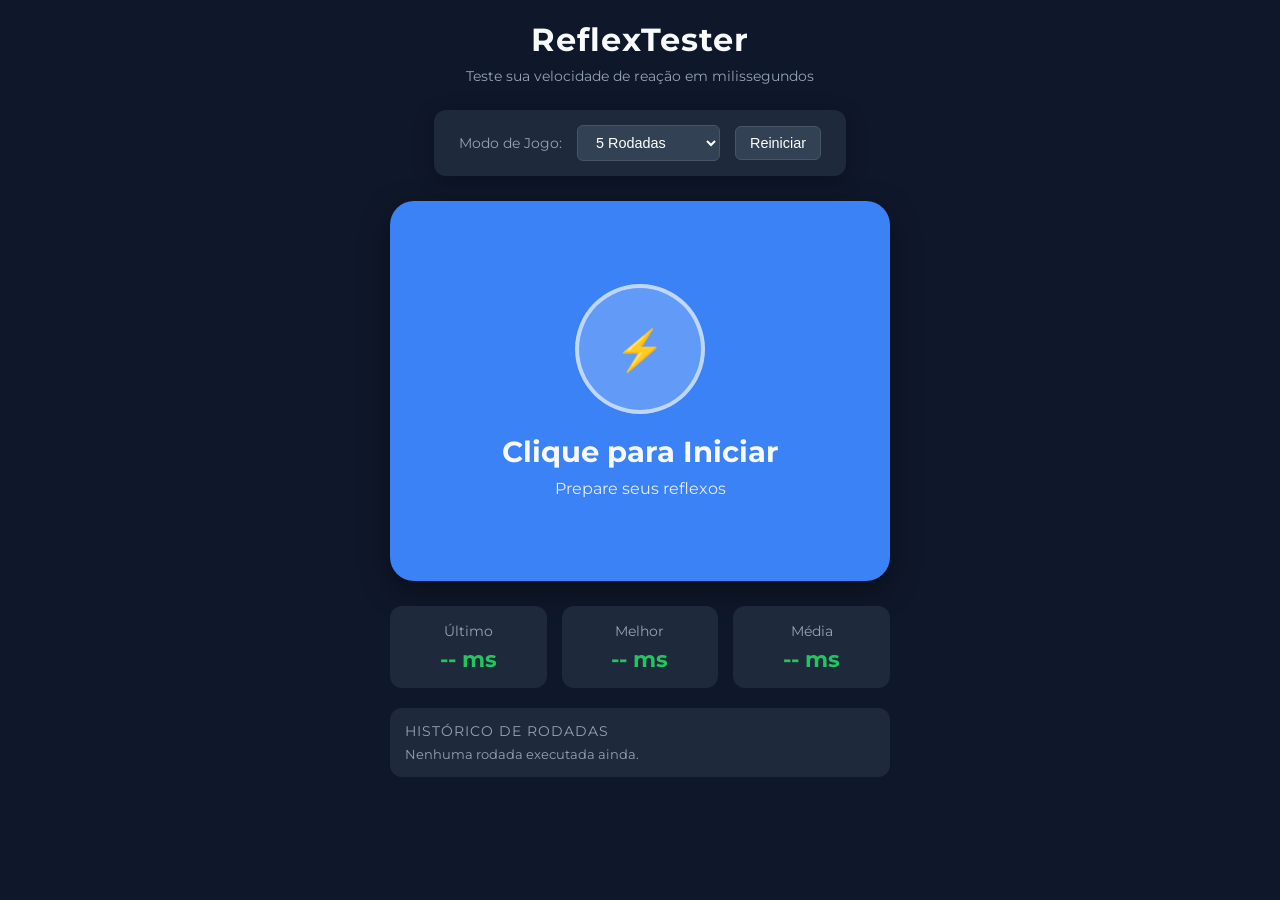
<file: modulo-02-integracao-apis/dia-08-jogo/index.html>
<!DOCTYPE html>
<html lang="pt-BR">
<head>
    <meta charset="UTF-8">
    <meta name="viewport" content="width=device-width, initial-scale=1.0">
    <title>Teste de Reflexo & Tempo de Reação</title>
    <link rel="preconnect" href="https://fonts.googleapis.com">
    <link rel="preconnect" href="https://fonts.gstatic.com" crossorigin>
    <link href="https://fonts.googleapis.com/css2?family=Montserrat:wght@400;600;700&display=swap" rel="stylesheet">
    <style>
        :root {
            --bg-dark: #0f172a;
            --card-bg: #1e293b;
            --text-main: #f8fafc;
            --text-muted: #94a3b8;
            --color-waiting: #ef4444;    /* Vermelho: Esperando */
            --color-ready: #22c55e;      /* Verde: Clique agora! */
            --color-warning: #f59e0b;    /* Amarelo: Queimou */
            --color-idle: #3b82f6;       /* Azul: Início */
        }

        * { margin: 0; padding: 0; box-sizing: border-box; }

        body {
            background-color: var(--bg-dark);
            color: var(--text-main);
            font-family: 'Montserrat', sans-serif;
            min-height: 100vh;
            display: flex;
            flex-direction: column;
            align-items: center;
            padding: 20px;
        }

        header {
            text-align: center;
            margin-bottom: 25px;
        }

        header h1 {
            font-size: 2rem;
            letter-spacing: 1px;
            margin-bottom: 8px;
        }

        .controls-panel {
            background: var(--card-bg);
            padding: 15px 25px;
            border-radius: 12px;
            display: flex;
            gap: 15px;
            align-items: center;
            margin-bottom: 25px;
            box-shadow: 0 4px 20px rgba(0,0,0,0.3);
        }

        label { font-size: 0.9rem; color: var(--text-muted); }

        select, button.btn-setup {
            background: #334155;
            color: #fff;
            border: 1px solid #475569;
            padding: 8px 14px;
            border-radius: 6px;
            font-size: 0.9rem;
            cursor: pointer;
            outline: none;
        }

        /* ÁREA PRINCIPAL DO JOGO */
        .game-area {
            width: 100%;
            max-width: 500px;
            height: 380px;
            border-radius: 24px;
            display: flex;
            flex-direction: column;
            justify-content: center;
            align-items: center;
            text-align: center;
            padding: 20px;
            cursor: pointer;
            user-select: none;
            transition: background-color 0.2s ease, transform 0.1s ease;
            box-shadow: 0 10px 30px rgba(0,0,0,0.4);
            background-color: var(--color-idle);
        }

        .game-area:active {
            transform: scale(0.98);
        }

        .target-circle {
            width: 130px;
            height: 130px;
            border-radius: 50%;
            background: rgba(255, 255, 255, 0.2);
            border: 4px solid rgba(255, 255, 255, 0.6);
            display: flex;
            align-items: center;
            justify-content: center;
            margin-bottom: 20px;
            font-size: 2.5rem;
        }

        .game-status-title {
            font-size: 1.8rem;
            font-weight: 700;
            margin-bottom: 10px;
        }

        .game-status-sub {
            font-size: 1rem;
            opacity: 0.9;
        }

        /* PAINEL DE ESTATÍSTICAS */
        .stats-grid {
            display: grid;
            grid-template-columns: repeat(3, 1fr);
            gap: 15px;
            width: 100%;
            max-width: 500px;
            margin-top: 25px;
        }

        .stat-card {
            background: var(--card-bg);
            padding: 15px;
            border-radius: 12px;
            text-align: center;
        }

        .stat-value {
            font-size: 1.4rem;
            font-weight: 700;
            color: var(--color-ready);
            margin-top: 5px;
        }

        .history-list {
            width: 100%;
            max-width: 500px;
            margin-top: 20px;
            background: var(--card-bg);
            border-radius: 12px;
            padding: 15px;
            max-height: 150px;
            overflow-y: auto;
        }

        .history-title {
            font-size: 0.85rem;
            color: var(--text-muted);
            margin-bottom: 8px;
            text-transform: uppercase;
            letter-spacing: 1px;
        }

        .history-item {
            display: flex;
            justify-content: space-between;
            font-size: 0.85rem;
            padding: 4px 0;
            border-bottom: 1px solid #334155;
        }
    </style>
</head>
<body>

    <header>
        <h1>ReflexTester</h1>
        <p style="color: var(--text-muted); font-size: 0.9rem;">Teste sua velocidade de reação em milissegundos</p>
    </header>

    <div class="controls-panel">
        <label for="rounds-select">Modo de Jogo:</label>
        <select id="rounds-select" onchange="resetGame()">
            <option value="5">5 Rodadas</option>
            <option value="10">10 Rodadas</option>
            <option value="infinite">Indeterminado</option>
        </select>
        <button class="btn-setup" onclick="resetGame()">Reiniciar</button>
    </div>

    <!-- ÁREA CLICÁVEL DO JOGO -->
    <div class="game-area" id="game-area" onclick="handleAreaClick()">
        <div class="target-circle" id="target-icon">⚡</div>
        <div class="game-status-title" id="status-title">Clique para Iniciar</div>
        <div class="game-status-sub" id="status-sub">Prepare seus reflexos</div>
    </div>

    <!-- PAINEL DE ESTATÍSTICAS -->
    <div class="stats-grid">
        <div class="stat-card">
            <label>Último</label>
            <div class="stat-value" id="stat-last">-- ms</div>
        </div>
        <div class="stat-card">
            <label>Melhor</label>
            <div class="stat-value" id="stat-best">-- ms</div>
        </div>
        <div class="stat-card">
            <label>Média</label>
            <div class="stat-value" id="stat-avg">-- ms</div>
        </div>
    </div>

    <div class="history-list">
        <div class="history-title">Histórico de Rodadas</div>
        <div id="history-items">
            <div style="color: var(--text-muted); font-size: 0.8rem;">Nenhuma rodada executada ainda.</div>
        </div>
    </div>

    <script>
        // ESTADOS DO JOGO: 'IDLE' | 'WAITING' | 'READY' | 'FALSE_START' | 'FINISHED'
        let state = 'IDLE';
        let timerId = null;
        let startTime = 0;
        let currentRound = 0;
        let totalRounds = 5;
        let reactionTimes = [];

        const gameArea = document.getElementById('game-area');
        const statusTitle = document.getElementById('status-title');
        const statusSub = document.getElementById('status-sub');
        const targetIcon = document.getElementById('target-icon');

        function updateSettings() {
            const val = document.getElementById('rounds-select').value;
            totalRounds = val === 'infinite' ? Infinity : parseInt(val);
        }

        function resetGame() {
            clearTimeout(timerId);
            updateSettings();
            state = 'IDLE';
            currentRound = 0;
            reactionTimes = [];
            
            gameArea.style.backgroundColor = 'var(--color-idle)';
            targetIcon.innerText = '⚡';
            statusTitle.innerText = 'Clique para Iniciar';
            statusSub.innerText = totalRounds === Infinity ? 'Modo Indeterminado' : `0 de ${totalRounds} rodadas completadas`;
            
            document.getElementById('stat-last').innerText = '-- ms';
            document.getElementById('stat-best').innerText = '-- ms';
            document.getElementById('stat-avg').innerText = '-- ms';
            document.getElementById('history-items').innerHTML = `<div style="color: var(--text-muted); font-size: 0.8rem;">Nenhuma rodada executada ainda.</div>`;
        }

        function handleAreaClick() {
            switch (state) {
                case 'IDLE':
                case 'RESULT':
                case 'FALSE_START':
                    startNextRound();
                    break;

                case 'WAITING':
                    // Usuário clicou antes da cor mudar ("Queimou")
                    handleFalseStart();
                    break;

                case 'READY':
                    // Clique válido no momento verde
                    handleValidClick();
                    break;

                case 'FINISHED':
                    resetGame();
                    startNextRound();
                    break;
            }
        }

        function startNextRound() {
            if (currentRound >= totalRounds && totalRounds !== Infinity) {
                finishGame();
                return;
            }

            state = 'WAITING';
            gameArea.style.backgroundColor = 'var(--color-waiting)';
            targetIcon.innerText = '✋';
            statusTitle.innerText = 'Aguarde a cor mudar...';
            statusSub.innerText = 'Não clique ainda!';

            // Tempo de espera aleatório entre 2 e 5 segundos
            const randomDelay = Math.floor(Math.random() * 3000) + 2000;

            timerId = setTimeout(() => {
                state = 'READY';
                startTime = performance.now(); // Marca o tempo com precisão de microssegundos
                gameArea.style.backgroundColor = 'var(--color-ready)';
                targetIcon.innerText = '🎯';
                statusTitle.innerText = 'CLIQUE AGORA!';
                statusSub.innerText = 'O mais rápido que puder!';
            }, randomDelay);
        }

        function handleFalseStart() {
            clearTimeout(timerId);
            state = 'FALSE_START';
            gameArea.style.backgroundColor = 'var(--color-warning)';
            targetIcon.innerText = '⚠️';
            statusTitle.innerText = 'Você queimou a largada!';
            statusSub.innerText = 'Clicou antes da cor mudar. Clique para tentar novamente.';
        }

        function handleValidClick() {
            const endTime = performance.now();
            const timeMs = Math.round(endTime - startTime);
            reactionTimes.push(timeMs);
            currentRound++;

            state = 'RESULT';
            gameArea.style.backgroundColor = 'var(--color-idle)';
            targetIcon.innerText = '⏱️';
            statusTitle.innerText = `${timeMs} ms`;

            const roundInfo = totalRounds === Infinity ? `Rodada ${currentRound}` : `Rodada ${currentRound} de ${totalRounds}`;
            statusSub.innerText = `${roundInfo}. Clique para continuar.`;

            updateStats(timeMs);

            if (currentRound >= totalRounds && totalRounds !== Infinity) {
                finishGame();
            }
        }

        function updateStats(lastTime) {
            document.getElementById('stat-last').innerText = `${lastTime} ms`;

            const best = Math.min(...reactionTimes);
            document.getElementById('stat-best').innerText = `${best} ms`;

            const avg = Math.round(reactionTimes.reduce((a, b) => a + b, 0) / reactionTimes.length);
            document.getElementById('stat-avg').innerText = `${avg} ms`;

            // Atualiza lista de histórico
            const historyContainer = document.getElementById('history-items');
            if (reactionTimes.length === 1) historyContainer.innerHTML = '';

            const item = document.createElement('div');
            item.className = 'history-item';
            item.innerHTML = `<span>Rodada ${currentRound}</span><strong>${lastTime} ms</strong>`;
            historyContainer.prepend(item);
        }

        function finishGame() {
            state = 'FINISHED';
            const avg = Math.round(reactionTimes.reduce((a, b) => a + b, 0) / reactionTimes.length);
            const best = Math.min(...reactionTimes);

            gameArea.style.backgroundColor = 'var(--color-idle)';
            targetIcon.innerText = '🏆';
            statusTitle.innerText = `Fim do Jogo! Média: ${avg} ms`;
            statusSub.innerText = `Melhor tempo: ${best} ms. Clique para jogar novamente.`;
        }

        // Inicializa o jogo ao carregar
        window.onload = updateSettings;
    </script>
</body>
</html>
</file>
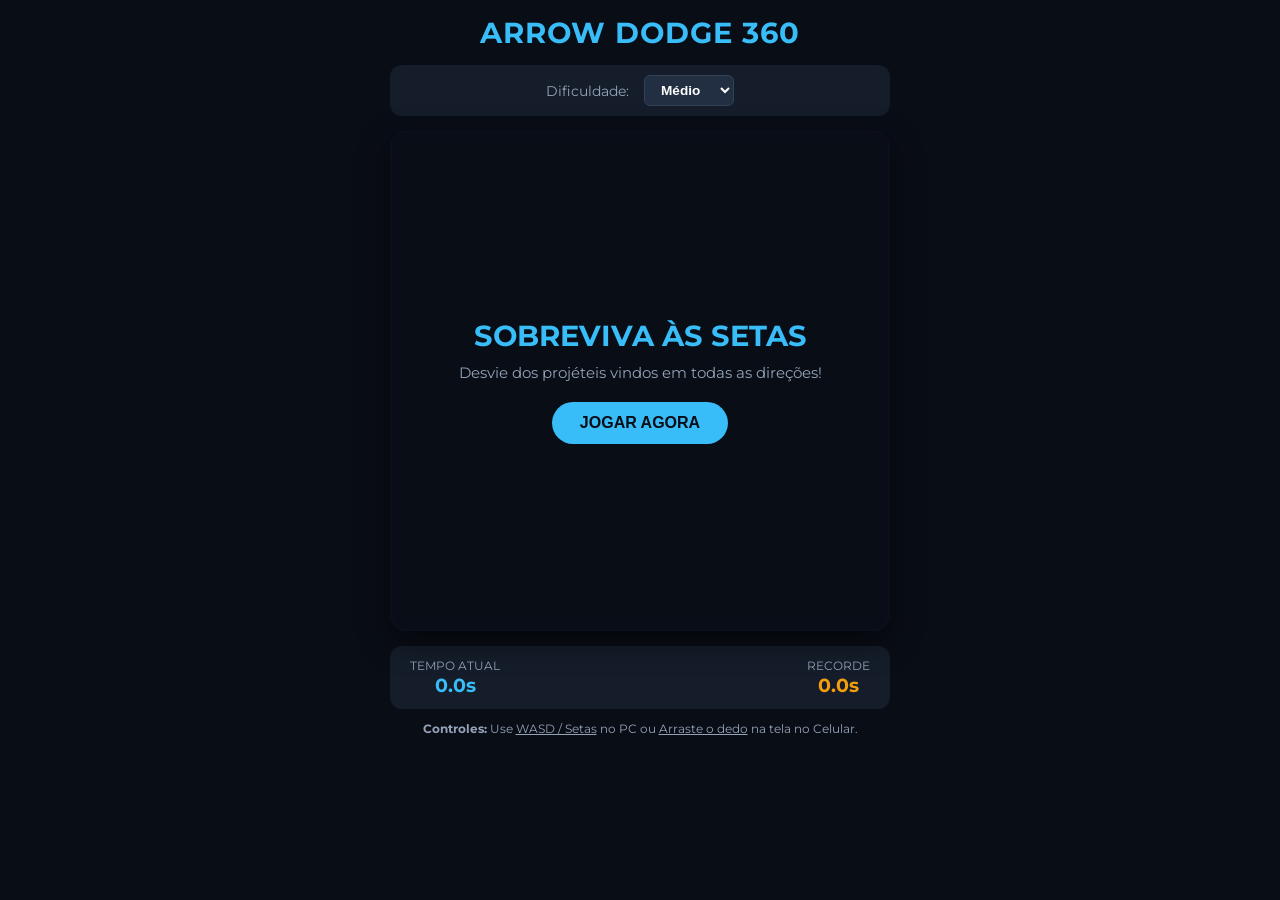
<file: modulo-02-integracao-apis/dia-09-jogo2/index.html>
<!DOCTYPE html>
<html lang="pt-BR">
<head>
    <meta charset="UTF-8">
    <meta name="viewport" content="width=device-width, initial-scale=1.0">
    <title>Arrow Dodge 360 | Desvio de Projetéis</title>
    <link rel="preconnect" href="https://fonts.googleapis.com">
    <link rel="preconnect" href="https://fonts.gstatic.com" crossorigin>
    <link href="https://fonts.googleapis.com/css2?family=Montserrat:wght@400;600;700&display=swap" rel="stylesheet">
    <style>
        :root {
            --bg-dark: #090d16;
            --card-bg: #151d2a;
            --primary-blue: #38bdf8;
            --accent-red: #f43f5e;
            --accent-gold: #f59e0b;
            --text-main: #f8fafc;
            --text-muted: #94a3b8;
        }

        * { margin: 0; padding: 0; box-sizing: border-box; }

        body {
            background-color: var(--bg-dark);
            color: var(--text-main);
            font-family: 'Montserrat', sans-serif;
            min-height: 100vh;
            display: flex;
            flex-direction: column;
            align-items: center;
            padding: 15px;
            touch-action: none; /* Evita rolagem da página no celular durante o jogo */
        }

        header {
            text-align: center;
            margin-bottom: 15px;
        }

        header h1 {
            font-size: 1.8rem;
            color: var(--primary-blue);
            letter-spacing: 1px;
        }

        .controls-bar {
            background: var(--card-bg);
            padding: 10px 20px;
            border-radius: 12px;
            display: flex;
            gap: 15px;
            align-items: center;
            justify-content: center;
            margin-bottom: 15px;
            width: 100%;
            max-width: 500px;
        }

        label { font-size: 0.85rem; color: var(--text-muted); }

        select, button {
            background: #222f43;
            color: #fff;
            border: 1px solid #334155;
            padding: 6px 12px;
            border-radius: 6px;
            font-size: 0.85rem;
            cursor: pointer;
            outline: none;
            font-weight: 600;
        }

        button:hover { background: var(--primary-blue); color: var(--bg-dark); }

        .game-container {
            position: relative;
            width: 100%;
            max-width: 500px;
            aspect-ratio: 1 / 1;
        }

        canvas {
            background-color: #0b1120;
            border: 2px solid #1e293b;
            border-radius: 16px;
            width: 100%;
            height: 100%;
            display: block;
            box-shadow: 0 10px 30px rgba(0,0,0,0.5);
        }

        /* OVERLAY DE MENUS DENTRO DO CANVAS */
        .overlay {
            position: absolute;
            top: 0; left: 0; width: 100%; height: 100%;
            background: rgba(9, 13, 22, 0.85);
            border-radius: 16px;
            display: flex;
            flex-direction: column;
            justify-content: center;
            align-items: center;
            text-align: center;
            padding: 20px;
            backdrop-filter: blur(4px);
        }

        .overlay h2 { font-size: 1.8rem; margin-bottom: 10px; color: var(--primary-blue); }
        .overlay p { font-size: 0.95rem; color: var(--text-muted); margin-bottom: 20px; }

        .btn-start {
            background: var(--primary-blue);
            color: var(--bg-dark);
            border: none;
            padding: 12px 28px;
            font-size: 1rem;
            border-radius: 30px;
            font-weight: 700;
            text-transform: uppercase;
            cursor: pointer;
            transition: transform 0.2s, background-color 0.2s;
        }

        .btn-start:hover { transform: scale(1.05); background: #7dd3fc; }

        .stats-panel {
            display: flex;
            justify-content: space-between;
            width: 100%;
            max-width: 500px;
            margin-top: 15px;
            background: var(--card-bg);
            padding: 12px 20px;
            border-radius: 12px;
        }

        .stat-box { text-align: center; }
        .stat-label { font-size: 0.75rem; color: var(--text-muted); text-transform: uppercase; }
        .stat-val { font-size: 1.2rem; font-weight: 700; color: #fff; }

        .instructions {
            margin-top: 12px;
            font-size: 0.75rem;
            color: var(--text-muted);
            text-align: center;
        }
    </style>
</head>
<body>

    <header>
        <h1>ARROW DODGE 360</h1>
    </header>

    <div class="controls-bar">
        <label for="difficulty-select">Dificuldade:</label>
        <select id="difficulty-select" onchange="changeDifficulty()">
            <option value="easy">Fácil</option>
            <option value="medium" selected>Médio</option>
            <option value="hard">Insano</option>
        </select>
    </div>

    <div class="game-container">
        <canvas id="gameCanvas" width="500" height="500"></canvas>

        <!-- MENU INICIAL -->
        <div class="overlay" id="menu-overlay">
            <h2>SOBREVIVA ÀS SETAS</h2>
            <p>Desvie dos projéteis vindos em todas as direções!</p>
            <button class="btn-start" onclick="startGame()">Jogar Agora</button>
        </div>

        <!-- TELA DE GAME OVER -->
        <div class="overlay" id="gameover-overlay" style="display: none;">
            <h2 style="color: var(--accent-red);">VOCÊ FOI ATINGIDO!</h2>
            <p id="gameover-stats">Tempo de Sobrevivência: 0.0s</p>
            <button class="btn-start" onclick="startGame()">Tentar Novamente</button>
        </div>
    </div>

    <div class="stats-panel">
        <div class="stat-box">
            <div class="stat-label">Tempo Atual</div>
            <div class="stat-val" id="time-val" style="color: var(--primary-blue);">0.0s</div>
        </div>
        <div class="stat-box">
            <div class="stat-label">Recorde</div>
            <div class="stat-val" id="highscore-val" style="color: var(--accent-gold);">0.0s</div>
        </div>
    </div>

    <div class="instructions">
        <strong>Controles:</strong> Use <u>WASD / Setas</u> no PC ou <u>Arraste o dedo</u> na tela no Celular.
    </div>

    <script>
        const canvas = document.getElementById('gameCanvas');
        const ctx = canvas.getContext('2d');

        // ELEMENTOS DA UI
        const menuOverlay = document.getElementById('menu-overlay');
        const gameoverOverlay = document.getElementById('gameover-overlay');
        const timeVal = document.getElementById('time-val');
        const highscoreVal = document.getElementById('highscore-val');
        const gameoverStats = document.getElementById('gameover-stats');

        // CONFIGURAÇÕES DO JOGO
        let isGaming = false;
        let animationFrameId = null;
        let startTime = 0;
        let currentTime = 0;
        let highscore = localStorage.getItem('arrow_dodge_highscore') || 0;

        highscoreVal.innerText = `${parseFloat(highscore).toFixed(1)}s`;

        // DIFICULDADES CONFIGURADAS
        const DIFFICULTIES = {
            easy:   { spawnInterval: 450, baseSpeed: 2.5, speedMultiplier: 0.05 },
            medium: { spawnInterval: 300, baseSpeed: 3.8, speedMultiplier: 0.08 },
            hard:   { spawnInterval: 180, baseSpeed: 5.2, speedMultiplier: 0.12 }
        };

        let currentDiffConfig = DIFFICULTIES.medium;
        let lastSpawnTime = 0;

        // ENTIDADE: JOGADOR (BONECO)
        const player = {
            x: 250,
            y: 250,
            radius: 12,
            speed: 5,
            color: '#38bdf8'
        };

        // TECLAS PRESSIONADAS
        const keys = {};

        // COLEÇÃO DE PROJÉTEIS E PARTÍCULAS
        let projectiles = [];
        let particles = [];

        // CONTROLES POR TECLADO
        window.addEventListener('keydown', (e) => keys[e.key.toLowerCase()] = true);
        window.addEventListener('keyup', (e) => keys[e.key.toLowerCase()] = false);

        // CONTROLES POR TOUCH (CELULAR)
        let isTouching = false;
        canvas.addEventListener('touchstart', (e) => handleTouch(e));
        canvas.addEventListener('touchmove', (e) => handleTouch(e));
        canvas.addEventListener('touchend', () => isTouching = false);

        function handleTouch(e) {
            e.preventDefault();
            const rect = canvas.getBoundingClientRect();
            const touch = e.touches[0];
            const touchX = (touch.clientX - rect.left) * (canvas.width / rect.width);
            const touchY = (touch.clientY - rect.top) * (canvas.height / rect.height);
            
            player.x = Math.max(player.radius, Math.min(canvas.width - player.radius, touchX));
            player.y = Math.max(player.radius, Math.min(canvas.height - player.radius, touchY));
        }

        function changeDifficulty() {
            const val = document.getElementById('difficulty-select').value;
            currentDiffConfig = DIFFICULTIES[val];
        }

        function startGame() {
            menuOverlay.style.display = 'none';
            gameoverOverlay.style.display = 'none';
            
            // Reset de entidades
            player.x = canvas.width / 2;
            player.y = canvas.height / 2;
            projectiles = [];
            particles = [];
            
            startTime = performance.now();
            lastSpawnTime = performance.now();
            isGaming = true;

            if (animationFrameId) cancelAnimationFrame(animationFrameId);
            gameLoop();
        }

        // DISPARAR PROJÉTEIS DAS BORDAS (360 GRAUS)
        function spawnProjectile() {
            // Escolhe uma borda aleatória: 0=Top, 1=Right, 2=Bottom, 3=Left
            const edge = Math.floor(Math.random() * 4);
            let x, y;

            if (edge === 0) { x = Math.random() * canvas.width; y = -15; }
            else if (edge === 1) { x = canvas.width + 15; y = Math.random() * canvas.height; }
            else if (edge === 2) { x = Math.random() * canvas.width; y = canvas.height + 15; }
            else { x = -15; y = Math.random() * canvas.height; }

            // Ângulo direcionado para a posição ATUAL do jogador (com pequena variação aleatória)
            const angle = Math.atan2(player.y - y, player.x - x) + (Math.random() - 0.5) * 0.2;
            
            // Velocidade escala conforme o tempo passa
            const elapsed = (performance.now() - startTime) / 1000;
            const currentSpeed = currentDiffConfig.baseSpeed + (elapsed * currentDiffConfig.speedMultiplier);

            projectiles.push({
                x: x,
                y: y,
                vx: Math.cos(angle) * currentSpeed,
                vy: Math.sin(angle) * currentSpeed,
                angle: angle,
                size: 14
            });
        }

        function updatePlayerPosition() {
            if (keys['arrowup'] || keys['w']) player.y -= player.speed;
            if (keys['arrowdown'] || keys['s']) player.y += player.speed;
            if (keys['arrowleft'] || keys['a']) player.x -= player.speed;
            if (keys['arrowright'] || keys['d']) player.x += player.speed;

            // Limites da tela
            player.x = Math.max(player.radius, Math.min(canvas.width - player.radius, player.x));
            player.y = Math.max(player.radius, Math.min(canvas.height - player.radius, player.y));
        }

        function triggerExplosion(x, y) {
            for (let i = 0; i < 30; i++) {
                const angle = Math.random() * Math.PI * 2;
                const speed = Math.random() * 6 + 2;
                particles.push({
                    x: x, y: y,
                    vx: Math.cos(angle) * speed,
                    vy: Math.sin(angle) * speed,
                    life: 1.0,
                    color: Math.random() > 0.5 ? '#f43f5e' : '#38bdf8'
                });
            }
        }

        function gameOver() {
            isGaming = false;
            triggerExplosion(player.x, player.y);

            const finalTime = ((performance.now() - startTime) / 1000).toFixed(1);
            if (parseFloat(finalTime) > parseFloat(highscore)) {
                highscore = finalTime;
                localStorage.setItem('arrow_dodge_highscore', highscore);
                highscoreVal.innerText = `${highscore}s`;
            }

            gameoverStats.innerText = `Você sobreviveu por ${finalTime} segundos!`;
            setTimeout(() => {
                gameoverOverlay.style.display = 'flex';
            }, 600);
        }

        // LOOP PRINCIPAL DO JOGO (60 FPS)
        function gameLoop() {
            const now = performance.now();
            ctx.clearRect(0, 0, canvas.width, canvas.height);

            if (isGaming) {
                currentTime = ((now - startTime) / 1000).toFixed(1);
                timeVal.innerText = `${currentTime}s`;

                updatePlayerPosition();

                // Gerar novos projéteis dinamicamente
                if (now - lastSpawnTime > currentDiffConfig.spawnInterval) {
                    spawnProjectile();
                    lastSpawnTime = now;
                }
            }

            // ATUALIZAR E DESENHAR PROJÉTEIS (SETAS)
            for (let i = projectiles.length - 1; i >= 0; i--) {
                const p = projectiles[i];
                if (isGaming) {
                    p.x += p.vx;
                    p.y += p.vy;
                }

                // Desenhar a Seta
                ctx.save();
                ctx.translate(p.x, p.y);
                ctx.rotate(p.angle);
                
                ctx.fillStyle = '#f43f5e';
                ctx.beginPath();
                ctx.moveTo(p.size, 0);
                ctx.lineTo(-p.size, -p.size / 1.8);
                ctx.lineTo(-p.size / 2, 0);
                ctx.lineTo(-p.size, p.size / 1.8);
                ctx.closePath();
                ctx.fill();
                ctx.restore();

                // CHECAGEM DE COLISÃO (Círculo de Colisão do Jogador vs Ponta da Seta)
                if (isGaming) {
                    const dist = Math.hypot(player.x - p.x, player.y - p.y);
                    if (dist < player.radius + 4) {
                        gameOver();
                    }
                }

                // Remover projéteis fora da tela
                if (p.x < -30 || p.x > canvas.width + 30 || p.y < -30 || p.y > canvas.height + 30) {
                    projectiles.splice(i, 1);
                }
            }

            // DESENHAR PARTÍCULAS DE EXPLOSÃO
            for (let i = particles.length - 1; i >= 0; i--) {
                const pt = particles[i];
                pt.x += pt.vx;
                pt.y += pt.vy;
                pt.life -= 0.03;

                ctx.fillStyle = pt.color;
                ctx.globalAlpha = Math.max(0, pt.life);
                ctx.beginPath();
                ctx.arc(pt.x, pt.y, 3, 0, Math.PI * 2);
                ctx.fill();
                ctx.globalAlpha = 1.0;

                if (pt.life <= 0) particles.splice(i, 1);
            }

            // DESENHAR JOGADOR (BONECO)
            if (isGaming) {
                ctx.fillStyle = player.color;
                ctx.shadowColor = player.color;
                ctx.shadowBlur = 12;
                ctx.beginPath();
                ctx.arc(player.x, player.y, player.radius, 0, Math.PI * 2);
                ctx.fill();
                ctx.shadowBlur = 0;
            }

            animationFrameId = requestAnimationFrame(gameLoop);
        }
    </script>
</body>
</html>
</file>
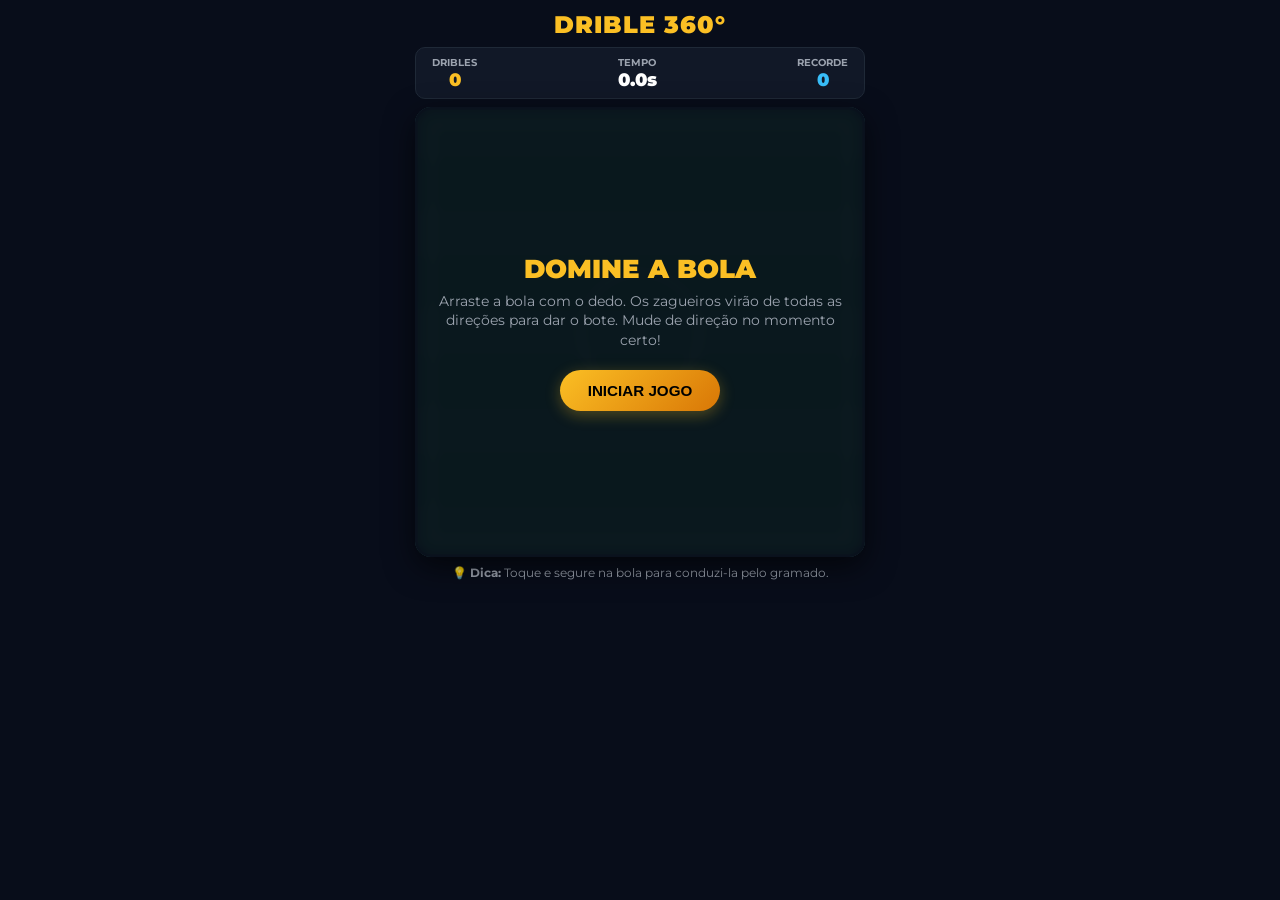
<file: modulo-02-integracao-apis/dia-10-jogodrible/index.html>
<!DOCTYPE html>
<html lang="pt-BR">
<head>
    <meta charset="UTF-8">
    <meta name="viewport" content="width=device-width, initial-scale=1.0, maximum-scale=1.0, user-scalable=no">
    <title>Drible 360 | Controle de Bola Livre</title>
    <link rel="preconnect" href="https://fonts.googleapis.com">
    <link rel="preconnect" href="https://fonts.gstatic.com" crossorigin>
    <link href="https://fonts.googleapis.com/css2?family=Montserrat:wght@400;600;800;900&display=swap" rel="stylesheet">
    <style>
        :root {
            --bg-dark: #080d1a;
            --card-bg: #111827;
            --pitch-green: #15803d;
            --accent-gold: #fbbf24;
            --accent-red: #ef4444;
            --accent-blue: #38bdf8;
            --text-main: #f9fafb;
            --text-muted: #9ca3af;
        }

        * { margin: 0; padding: 0; box-sizing: border-box; }

        body {
            background-color: var(--bg-dark);
            color: var(--text-main);
            font-family: 'Montserrat', sans-serif;
            min-height: 100vh;
            display: flex;
            flex-direction: column;
            align-items: center;
            padding: 10px;
            touch-action: none; /* Impede rolagem na tela ao arrastar a bola */
            user-select: none;
            overflow: hidden;
        }

        header {
            text-align: center;
            margin-bottom: 8px;
        }

        header h1 {
            font-size: 1.5rem;
            font-weight: 900;
            color: var(--accent-gold);
            letter-spacing: 1px;
        }

        .hud-bar {
            display: flex;
            justify-content: space-between;
            width: 100%;
            max-width: 450px;
            margin-bottom: 8px;
            background: var(--card-bg);
            padding: 8px 16px;
            border-radius: 10px;
            border: 1px solid #1f2937;
        }

        .hud-item { text-align: center; }
        .hud-label { font-size: 0.65rem; color: var(--text-muted); text-transform: uppercase; font-weight: 700; }
        .hud-val { font-size: 1.1rem; font-weight: 900; color: #fff; }

        .game-wrapper {
            position: relative;
            width: 100%;
            max-width: 450px;
            aspect-ratio: 1 / 1;
        }

        canvas {
            width: 100%;
            height: 100%;
            background-color: var(--pitch-green);
            border-radius: 16px;
            display: block;
            border: 3px solid #1e293b;
            box-shadow: 0 10px 30px rgba(0,0,0,0.6);
        }

        /* OVERLAYS DE MENU */
        .overlay {
            position: absolute;
            top: 0; left: 0; width: 100%; height: 100%;
            background: rgba(8, 13, 26, 0.9);
            border-radius: 16px;
            display: flex;
            flex-direction: column;
            justify-content: center;
            align-items: center;
            text-align: center;
            padding: 20px;
            backdrop-filter: blur(5px);
        }

        .overlay h2 {
            font-size: 1.6rem;
            font-weight: 900;
            color: var(--accent-gold);
            margin-bottom: 8px;
        }

        .overlay p {
            font-size: 0.85rem;
            color: var(--text-muted);
            margin-bottom: 20px;
            line-height: 1.4;
        }

        .btn-main {
            background: linear-gradient(135deg, var(--accent-gold), #d97706);
            color: #000;
            border: none;
            padding: 12px 28px;
            font-size: 0.95rem;
            border-radius: 30px;
            font-weight: 900;
            text-transform: uppercase;
            cursor: pointer;
            box-shadow: 0 4px 15px rgba(251, 191, 36, 0.3);
        }

        .instructions {
            margin-top: 8px;
            font-size: 0.75rem;
            color: var(--text-muted);
            text-align: center;
        }
    </style>
</head>
<body>

    <header>
        <h1>DRIBLE 360°</h1>
    </header>

    <div class="hud-bar">
        <div class="hud-item">
            <div class="hud-label">Dribles</div>
            <div class="hud-val" id="hud-dribbles" style="color: var(--accent-gold);">0</div>
        </div>
        <div class="hud-item">
            <div class="hud-label">Tempo</div>
            <div class="hud-val" id="hud-time">0.0s</div>
        </div>
        <div class="hud-item">
            <div class="hud-label">Recorde</div>
            <div class="hud-val" id="hud-record" style="color: var(--accent-blue);">0</div>
        </div>
    </div>

    <div class="game-wrapper">
        <canvas id="canvas" width="450" height="450"></canvas>

        <!-- MENU INICIAL -->
        <div class="overlay" id="menu-overlay">
            <h2>DOMINE A BOLA</h2>
            <p>Arraste a bola com o dedo. Os zagueiros virão de todas as direções para dar o bote. Mude de direção no momento certo!</p>
            <button class="btn-main" onclick="startGame()">INICIAR JOGO</button>
        </div>

        <!-- GAMEOVER -->
        <div class="overlay" id="gameover-overlay" style="display: none;">
            <h2 style="color: var(--accent-red);" id="gameover-title">BOLA ROUBADA!</h2>
            <p id="gameover-desc">O zagueiro acertou o bote na bola.</p>
            <button class="btn-main" onclick="startGame()">TENTAR NOVAMENTE</button>
        </div>
    </div>

    <div class="instructions">
        💡 <strong>Dica:</strong> Toque e segure na bola para conduzi-la pelo gramado.
    </div>

    <script>
        const canvas = document.getElementById('canvas');
        const ctx = canvas.getContext('2d');

        // AUDIO SINTETIZADO PROCEDURAL
        const AudioCtx = window.AudioContext || window.webkitAudioContext;
        let audioCtx = null;

        function playSound(type) {
            if (!audioCtx) audioCtx = new AudioCtx();
            const osc = audioCtx.createOscillator();
            const gain = audioCtx.createGain();
            osc.connect(gain);
            gain.connect(audioCtx.destination);

            if (type === 'dodge') {
                osc.frequency.setValueAtTime(300, audioCtx.currentTime);
                osc.frequency.exponentialRampToValueAtTime(600, audioCtx.currentTime + 0.1);
                gain.gain.setValueAtTime(0.3, audioCtx.currentTime);
                gain.gain.linearRampToValueAtTime(0.01, audioCtx.currentTime + 0.1);
                osc.start(); osc.stop(audioCtx.currentTime + 0.1);
            } else if (type === 'tackle_miss') {
                osc.type = 'sawtooth';
                osc.frequency.setValueAtTime(120, audioCtx.currentTime);
                osc.frequency.linearRampToValueAtTime(40, audioCtx.currentTime + 0.2);
                gain.gain.setValueAtTime(0.3, audioCtx.currentTime);
                gain.gain.linearRampToValueAtTime(0.01, audioCtx.currentTime + 0.2);
                osc.start(); osc.stop(audioCtx.currentTime + 0.2);
            } else if (type === 'whistle') {
                osc.type = 'triangle';
                osc.frequency.setValueAtTime(1600, audioCtx.currentTime);
                gain.gain.setValueAtTime(0.4, audioCtx.currentTime);
                gain.gain.linearRampToValueAtTime(0.01, audioCtx.currentTime + 0.3);
                osc.start(); osc.stop(audioCtx.currentTime + 0.3);
            }
        }

        // ESTADOS DO JOGO
        let gameState = 'MENU';
        let dribbleCount = 0;
        let startTime = 0;
        let animId = null;
        let highscore = localStorage.getItem('dribble_360_record') || 0;

        document.getElementById('hud-record').innerText = highscore;

        // BOLA (JOGADOR)
        const ball = {
            x: 225,
            y: 225,
            targetX: 225,
            targetY: 225,
            radius: 14,
            rotation: 0
        };

        // CONTROLE TOQUE / MOUSE
        let isPointerDown = false;

        function updatePointerPos(clientX, clientY) {
            const rect = canvas.getBoundingClientRect();
            const x = (clientX - rect.left) * (canvas.width / rect.width);
            const y = (clientY - rect.top) * (canvas.height / rect.height);

            // Mantém a bola dentro do gramado
            ball.targetX = Math.max(ball.radius, Math.min(canvas.width - ball.radius, x));
            ball.targetY = Math.max(ball.radius, Math.min(canvas.height - ball.radius, y));
        }

        canvas.addEventListener('pointerdown', (e) => {
            isPointerDown = true;
            updatePointerPos(e.clientX, e.clientY);
        });

        canvas.addEventListener('pointermove', (e) => {
            if (isPointerDown || gameState === 'PLAYING') {
                updatePointerPos(e.clientX, e.clientY);
            }
        });

        canvas.addEventListener('pointerup', () => isPointerDown = false);

        // ZAGUEIROS (DEFENSORES)
        let defenders = [];
        let particles = [];
        let lastSpawn = 0;

        function spawnDefender() {
            // Define de qual borda o zagueiro vai nascer (0=Top, 1=Right, 2=Bottom, 3=Left)
            const side = Math.floor(Math.random() * 4);
            let x, y;

            if (side === 0) { x = Math.random() * canvas.width; y = -25; }
            else if (side === 1) { x = canvas.width + 25; y = Math.random() * canvas.height; }
            else if (side === 2) { x = Math.random() * canvas.width; y = canvas.height + 25; }
            else { x = -25; y = Math.random() * canvas.height; }

            defenders.push({
                x: x,
                y: y,
                radius: 16,
                speed: 1.8 + Math.random() * 0.8 + (dribbleCount * 0.05), // Acelera suavemente com o placar
                state: 'APPROACH', // 'APPROACH', 'PREPARE_BOTE', 'LUNGING', 'RECOVER'
                targetBoteX: 0,
                targetBoteY: 0,
                timer: 0,
                lungeVx: 0,
                lungeVy: 0
            });
        }

        function startGame() {
            document.getElementById('menu-overlay').style.display = 'none';
            document.getElementById('gameover-overlay').style.display = 'none';

            ball.x = canvas.width / 2;
            ball.y = canvas.height / 2;
            ball.targetX = ball.x;
            ball.targetY = ball.y;

            defenders = [];
            particles = [];
            dribbleCount = 0;
            startTime = performance.now();
            lastSpawn = performance.now();

            document.getElementById('hud-dribbles').innerText = "0";
            document.getElementById('hud-time').innerText = "0.0s";

            gameState = 'PLAYING';
            playSound('whistle');

            if (animId) cancelAnimationFrame(animId);
            loop();
        }

        function gameOver() {
            gameState = 'GAMEOVER';
            playSound('tackle_miss');

            const finalTime = ((performance.now() - startTime) / 1000).toFixed(1);

            if (dribbleCount > highscore) {
                highscore = dribbleCount;
                localStorage.setItem('dribble_360_record', highscore);
                document.getElementById('hud-record').innerText = highscore;
            }

            document.getElementById('gameover-desc').innerText = `Você deu ${dribbleCount} drible(s) em ${finalTime}s de jogo.`;
            document.getElementById('gameover-overlay').style.display = 'flex';
        }

        // DESENHAR O GRAMADO
        function drawPitch() {
            // Fundo
            ctx.fillStyle = '#15803d';
            ctx.fillRect(0, 0, canvas.width, canvas.height);

            // Listras do Gramado
            ctx.fillStyle = 'rgba(255, 255, 255, 0.05)';
            for (let i = 0; i < canvas.height; i += 50) {
                if ((i / 50) % 2 === 0) {
                    ctx.fillRect(0, i, canvas.width, 50);
                }
            }

            // Linhas de Demarcação do Campo
            ctx.strokeStyle = 'rgba(255, 255, 255, 0.3)';
            ctx.lineWidth = 3;

            // Borda externa
            ctx.strokeRect(15, 15, canvas.width - 30, canvas.height - 30);

            // Círculo Central
            ctx.beginPath();
            ctx.arc(canvas.width / 2, canvas.height / 2, 60, 0, Math.PI * 2);
            ctx.stroke();

            // Ponto Central
            ctx.fillStyle = 'rgba(255, 255, 255, 0.3)';
            ctx.beginPath();
            ctx.arc(canvas.width / 2, canvas.height / 2, 4, 0, Math.PI * 2);
            ctx.fill();
        }

        // LOOP PRINCIPAL DO JOGO
        function loop() {
            const now = performance.now();
            ctx.clearRect(0, 0, canvas.width, canvas.height);

            drawPitch();

            if (gameState === 'PLAYING') {
                const elapsed = ((now - startTime) / 1000).toFixed(1);
                document.getElementById('hud-time').innerText = `${elapsed}s`;

                // Gerar zagueiros periodicamente
                if (now - lastSpawn > Math.max(800, 2200 - (dribbleCount * 80))) {
                    spawnDefender();
                    lastSpawn = now;
                }

                // Movimentação suave da bola até a posição do toque
                const dx = ball.targetX - ball.x;
                const dy = ball.targetY - ball.y;
                const dist = Math.hypot(dx, dy);

                if (dist > 2) {
                    ball.x += dx * 0.25;
                    ball.y += dy * 0.25;
                    ball.rotation += dist * 0.05;

                    // Partículas de grama ao mover rápido
                    if (dist > 8 && Math.random() > 0.6) {
                        particles.push({
                            x: ball.x, y: ball.y + 10,
                            vx: (Math.random() - 0.5) * 2, vy: (Math.random() - 0.5) * 2,
                            life: 1.0, color: '#bbf7d0'
                        });
                    }
                }
            }

            // ATUALIZAR E DESENHAR ZAGUEIROS
            for (let i = defenders.length - 1; i >= 0; i--) {
                const d = defenders[i];

                if (gameState === 'PLAYING') {
                    const distToBall = Math.hypot(ball.x - d.x, ball.y - d.y);

                    if (d.state === 'APPROACH') {
                        // Persegue a bola
                        const angle = Math.atan2(ball.y - d.y, ball.x - d.x);
                        d.x += Math.cos(angle) * d.speed;
                        d.y += Math.sin(angle) * d.speed;

                        // Se chegar a menos de 110px da bola, PREPARA O BOTE!
                        if (distToBall < 110) {
                            d.state = 'PREPARE_BOTE';
                            d.targetBoteX = ball.x;
                            d.targetBoteY = ball.y;
                            d.timer = now;
                        }
                    } 
                    else if (d.state === 'PREPARE_BOTE') {
                        // Trava a mira por 0.35s (Aviso do bote)
                        if (now - d.timer > 350) {
                            d.state = 'LUNGING';
                            const lungeAngle = Math.atan2(d.targetBoteX - d.y, d.targetBoteX - d.x);
                            const speedLunge = 8.5; // Velocidade do bote / carrinho
                            d.lungeVx = Math.cos(Math.atan2(d.targetBoteY - d.y, d.targetBoteX - d.x)) * speedLunge;
                            d.lungeVy = Math.sin(Math.atan2(d.targetBoteY - d.y, d.targetBoteX - d.x)) * speedLunge;
                            d.timer = now;
                        }
                    } 
                    else if (d.state === 'LUNGING') {
                        // Executa o carrinho / bote rápido
                        d.x += d.lungeVx;
                        d.y += d.lungeVy;

                        if (now - d.timer > 250) {
                            d.state = 'RECOVER';
                            d.timer = now;
                            
                            // Se o zagueiro deu o bote e errou a bola: DRIBLE COMPUTADO!
                            if (distToBall > ball.radius + d.radius + 10) {
                                dribbleCount++;
                                document.getElementById('hud-dribbles').innerText = dribbleCount;
                                playSound('dodge');
                            }
                        }
                    } 
                    else if (d.state === 'RECOVER') {
                        // Fica caído/recuperando por 0.8s
                        if (now - d.timer > 800) {
                            d.state = 'APPROACH';
                        }
                    }

                    // Checagem de Colisão (Se o bote acertou a bola)
                    if (distToBall < ball.radius + d.radius - 2) {
                        gameOver();
                    }
                }

                // DESENHO DO ZAGUEIRO
                // Linha de Aviso do Bote (Telegrafado)
                if (d.state === 'PREPARE_BOTE') {
                    ctx.strokeStyle = 'rgba(239, 68, 68, 0.8)';
                    ctx.lineWidth = 3;
                    ctx.setLineDash([6, 6]);
                    ctx.beginPath();
                    ctx.moveTo(d.x, d.y);
                    ctx.lineTo(d.targetBoteX, d.targetBoteY);
                    ctx.stroke();
                    ctx.setLineDash([]);
                }

                // Sombra do Zagueiro
                ctx.fillStyle = 'rgba(0,0,0,0.3)';
                ctx.beginPath();
                ctx.ellipse(d.x, d.y + 12, d.radius, d.radius * 0.4, 0, 0, Math.PI * 2);
                ctx.fill();

                // Corpo do Zagueiro (Vermelho no bote, azul na aproximação)
                ctx.fillStyle = d.state === 'LUNGING' ? '#ef4444' : '#1e3a8a';
                ctx.beginPath();
                ctx.arc(d.x, d.y, d.radius, 0, Math.PI * 2);
                ctx.fill();

                // Camisa / Detalhe
                ctx.fillStyle = '#ffffff';
                ctx.beginPath();
                ctx.arc(d.x, d.y, d.radius * 0.4, 0, Math.PI * 2);
                ctx.fill();

                // Animação de Carrinho (Perna esticada)
                if (d.state === 'LUNGING') {
                    ctx.strokeStyle = '#ef4444';
                    ctx.lineWidth = 6;
                    ctx.beginPath();
                    ctx.moveTo(d.x, d.y);
                    ctx.lineTo(d.x + d.lungeVx * 2.5, d.y + d.lungeVy * 2.5);
                    ctx.stroke();
                }

                // Remover zagueiros muito distantes fora do campo
                if (d.x < -100 || d.x > canvas.width + 100 || d.y < -100 || d.y > canvas.height + 100) {
                    defenders.splice(i, 1);
                }
            }

            // DESENHAR PARTÍCULAS
            for (let i = particles.length - 1; i >= 0; i--) {
                const pt = particles[i];
                pt.x += pt.vx;
                pt.y += pt.vy;
                pt.life -= 0.05;

                ctx.fillStyle = pt.color;
                ctx.globalAlpha = Math.max(0, pt.life);
                ctx.beginPath();
                ctx.arc(pt.x, pt.y, 3, 0, Math.PI * 2);
                ctx.fill();
                ctx.globalAlpha = 1.0;

                if (pt.life <= 0) particles.splice(i, 1);
            }

            // DESENHAR A BOLA (JOGADOR)
            // Sombra da Bola
            ctx.fillStyle = 'rgba(0,0,0,0.4)';
            ctx.beginPath();
            ctx.ellipse(ball.x, ball.y + 14, ball.radius, ball.radius * 0.4, 0, 0, Math.PI * 2);
            ctx.fill();

            // Esfera
            ctx.save();
            ctx.translate(ball.x, ball.y);
            ctx.rotate(ball.rotation);

            ctx.fillStyle = '#ffffff';
            ctx.beginPath();
            ctx.arc(0, 0, ball.radius, 0, Math.PI * 2);
            ctx.fill();

            ctx.strokeStyle = '#000000';
            ctx.lineWidth = 1.5;
            ctx.stroke();

            // Gomos da Bola
            ctx.fillStyle = '#000000';
            ctx.beginPath();
            ctx.arc(0, 0, 5, 0, Math.PI * 2);
            ctx.fill();

            ctx.beginPath();
            ctx.arc(8, -6, 3, 0, Math.PI * 2);
            ctx.arc(-8, 6, 3, 0, Math.PI * 2);
            ctx.fill();

            ctx.restore();

            if (gameState === 'PLAYING') {
                animId = requestAnimationFrame(loop);
            }
        }

        // Desenhar campo estático no início
        drawPitch();
    </script>
</body>
</html>
</file>
<file: style.css>
/* 1. Reset Global e Box Model */
* {
    margin: 0;
    padding: 0;
    box-sizing: border-box;
    font-family: 'Fira Code', Consolas, Monaco, 'Courier New', Courier, monospace;
}

body {
    background-color: #0d1117; /* Fundo escuro tom de terminal */
    color: #c9d1d9;            /* Texto cinza claro suave */
    line-height: 1.6;
}

/* 2. Header usando FLEXBOX com brilho Neon */
.navbar {
    display: flex;
    justify-content: space-between;
    align-items: center;
    background-color: #161b22;
    border-bottom: 2px solid #00f0ff; /* Linha neon ciano */
    padding: 1.2rem 2rem;
    box-shadow: 0 0 15px rgba(0, 240, 255, 0.2);
}

.logo h1 {
    color: #00f0ff;
    font-size: 1.5rem;
    letter-spacing: 1px;
}

.nav-links {
    display: flex;
    list-style: none;
    gap: 1.5rem;
}

.nav-links a {
    color: #ff007f; /* Rosa Neon */
    text-decoration: none;
    font-weight: bold;
    transition: color 0.3s ease;
}

.nav-links a:hover {
    color: #00f0ff; /* Muda de cor ao passar o mouse */
}

/* 3. Container Principal */
.container {
    max-width: 1100px;
    margin: 3rem auto;
    padding: 0 1rem;
}

.intro {
    margin-bottom: 3rem;
    text-align: center;
}

.intro h2 {
    color: #ffffff;
    font-size: 2rem;
    margin-bottom: 0.5rem;
}

/* 4. Seção CSS GRID com Cards Futuristas */
.cards-grid {
    display: grid;
    grid-template-columns: repeat(auto-fit, minmax(280px, 1fr));
    gap: 2rem;
}

.card {
    background-color: #161b22;
    padding: 1.8rem;
    border-radius: 12px;
    border: 1px solid #30363d;
    border-left: 5px solid #ff007f; /* Destaque rosa lateral */
    box-shadow: 0 8px 24px rgba(0, 0, 0, 0.5);
}

.card h3 {
    margin-bottom: 0.8rem;
    color: #00f0ff;
}

.card p {
    color: #8b949e;
    font-size: 0.95rem;
}

/* 5. Rodapé */
.footer {
    text-align: center;
    padding: 2rem;
    margin-top: 4rem;
    background-color: #161b22;
    border-top: 1px solid #30363d;
    color: #8b949e;
    font-size: 0.85rem;
}
</file>
<file: modulo-01-fundamentos/dia-02-css-flexbox-grid/style.css>
/* 1. Reset Global e Box Model */
* {
    margin: 0;
    padding: 0;
    box-sizing: border-box;
    font-family: system-ui, -apple-system, BlinkMacSystemFont, 'Segoe UI', Roboto, sans-serif;
}

body {
    background-color: #f4f6f9;
    color: #333;
    line-height: 1.6;
}

/* 2. Header usando FLEXBOX (Navegação Unidimensional) */
.navbar {
    display: flex;
    justify-content: space-between;
    align-items: center;
    background-color: #1a252f;
    color: #fff;
    padding: 1rem 2rem;
}

.nav-links {
    display: flex;
    list-style: none;
    gap: 1.5rem;
}

.nav-links a {
    color: #ecf0f1;
    text-decoration: none;
    font-weight: 500;
}

/* 3. Container Principal */
.container {
    max-width: 1100px;
    margin: 2rem auto;
    padding: 0 1rem;
}

.intro {
    margin-bottom: 2rem;
    text-align: center;
}

/* 4. Seção usando CSS GRID (Cards Bidimensionais) */
.cards-grid {
    display: grid;
    grid-template-columns: repeat(auto-fit, minmax(280px, 1fr));
    gap: 1.5rem;
}

.card {
    background-color: #ffffff;
    padding: 1.5rem;
    border-radius: 8px;
    box-shadow: 0 4px 6px rgba(0, 0, 0, 0.05);
    border-top: 4px solid #3498db;
}

.card h3 {
    margin-bottom: 0.5rem;
    color: #2c3e50;
}

/* 5. Rodapé */
.footer {
    text-align: center;
    padding: 1.5rem;
    margin-top: 3rem;
    background-color: #e2e8f0;
    font-size: 0.9rem;
}
</file>
<file: modulo-01-fundamentos/dia-03-javascript/style.css>
* {
    margin: 0;
    padding: 0;
    box-sizing: border-box;
    font-family: system-ui, -apple-system, sans-serif;
    transition: background-color 0.3s ease, color 0.3s ease;
}

/* TEMA ESCURO (Padrão) */
body.dark-theme {
    background-color: #0d1117;
    color: #c9d1d9;
}

body.dark-theme .navbar {
    background-color: #161b22;
    border-bottom: 2px solid #00f0ff;
}

body.dark-theme .card {
    background-color: #161b22;
    border: 1px solid #30363d;
    border-left: 5px solid #ff007f;
}

body.dark-theme .theme-btn {
    background-color: #ff007f;
    color: #ffffff;
}

/* TEMA CLARO (Injetado via JS) */
body.light-theme {
    background-color: #f4f6f9;
    color: #1a252f;
}

body.light-theme .navbar {
    background-color: #ffffff;
    border-bottom: 2px solid #3498db;
    box-shadow: 0 2px 4px rgba(0,0,0,0.1);
}

body.light-theme .card {
    background-color: #ffffff;
    border: 1px solid #e2e8f0;
    border-left: 5px solid #3498db;
    box-shadow: 0 4px 6px rgba(0,0,0,0.05);
}

body.light-theme .theme-btn {
    background-color: #3498db;
    color: #ffffff;
}

/* Layout Genérico */
.navbar {
    display: flex;
    justify-content: space-between;
    align-items: center;
    padding: 1rem 2rem;
}

.theme-btn {
    border: none;
    padding: 0.6rem 1.2rem;
    border-radius: 6px;
    font-weight: bold;
    cursor: pointer;
}

.container {
    max-width: 1100px;
    margin: 2rem auto;
    padding: 0 1rem;
}

.intro {
    text-align: center;
    margin-bottom: 2rem;
}

.cards-grid {
    display: grid;
    grid-template-columns: repeat(auto-fit, minmax(280px, 1fr));
    gap: 1.5rem;
}

.card {
    padding: 1.5rem;
    border-radius: 8px;
}

.footer {
    text-align: center;
    padding: 2rem;
    margin-top: 3rem;
}
</file>
